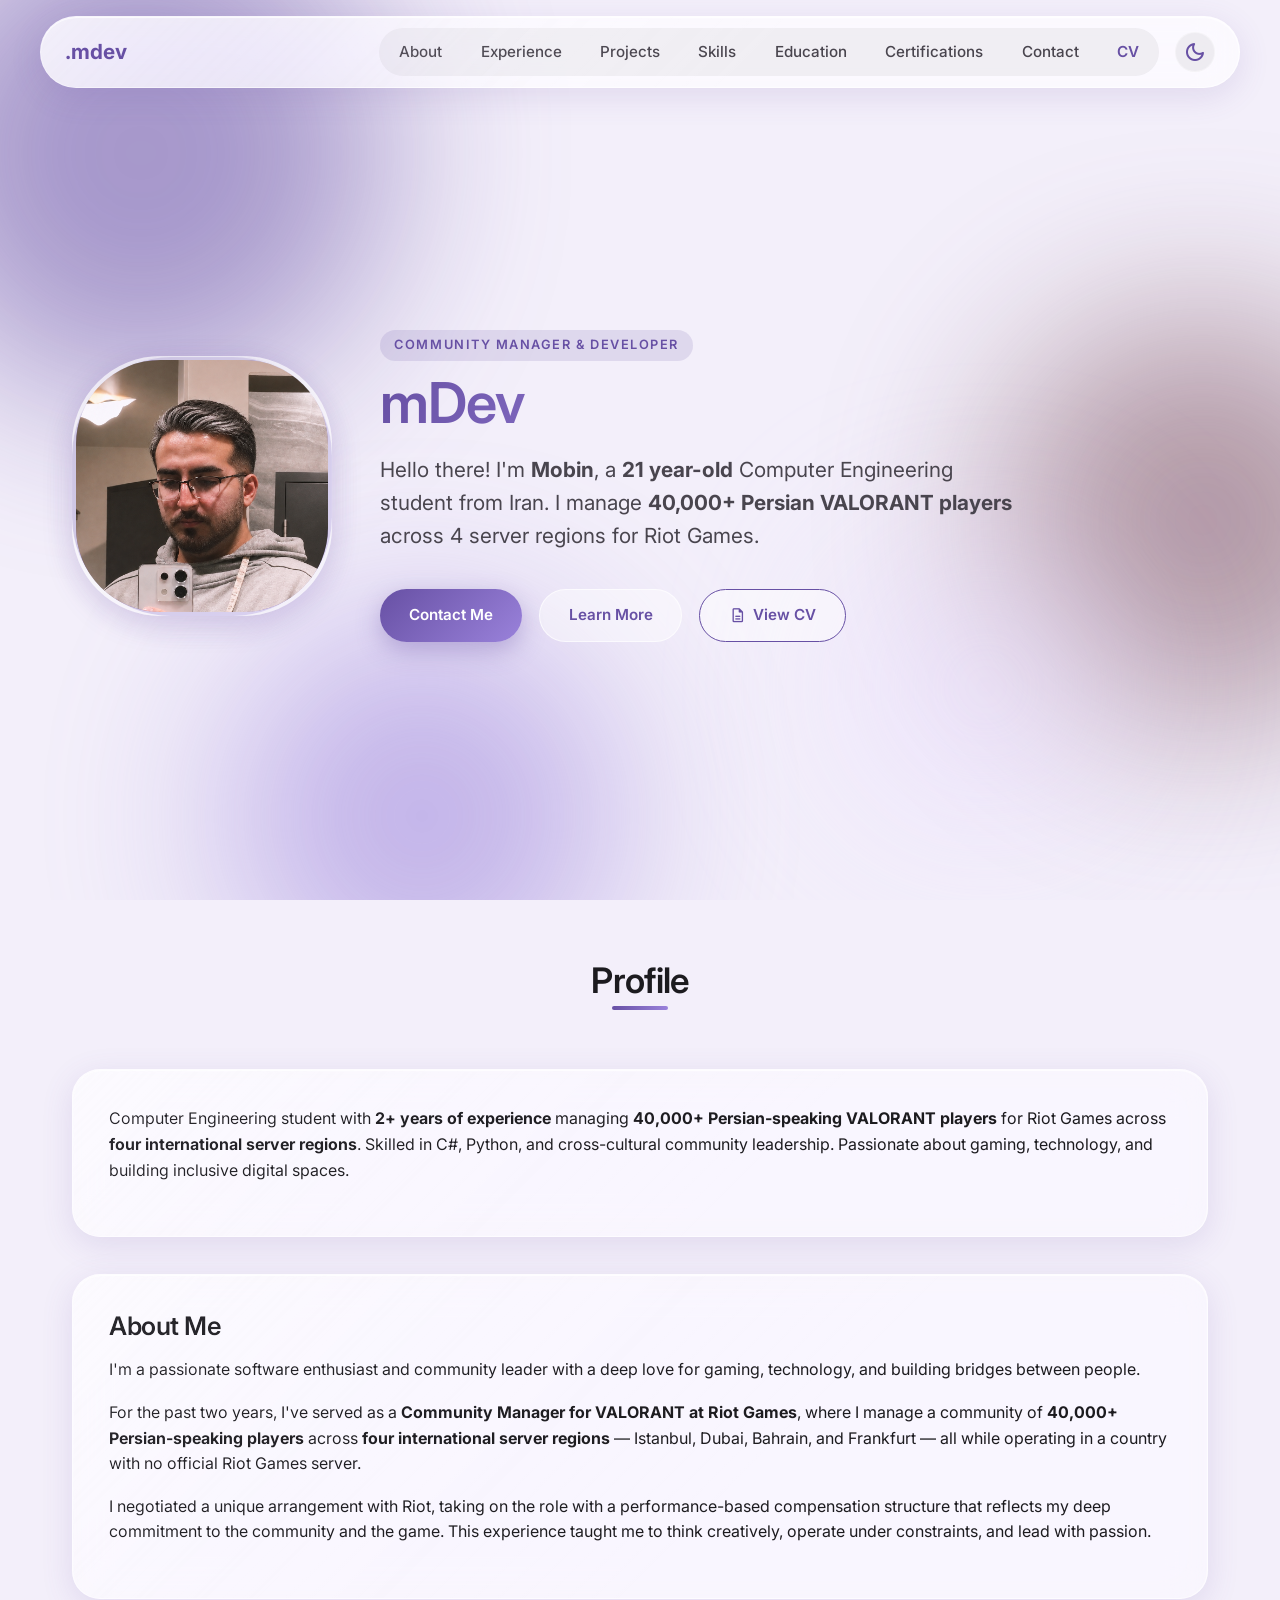
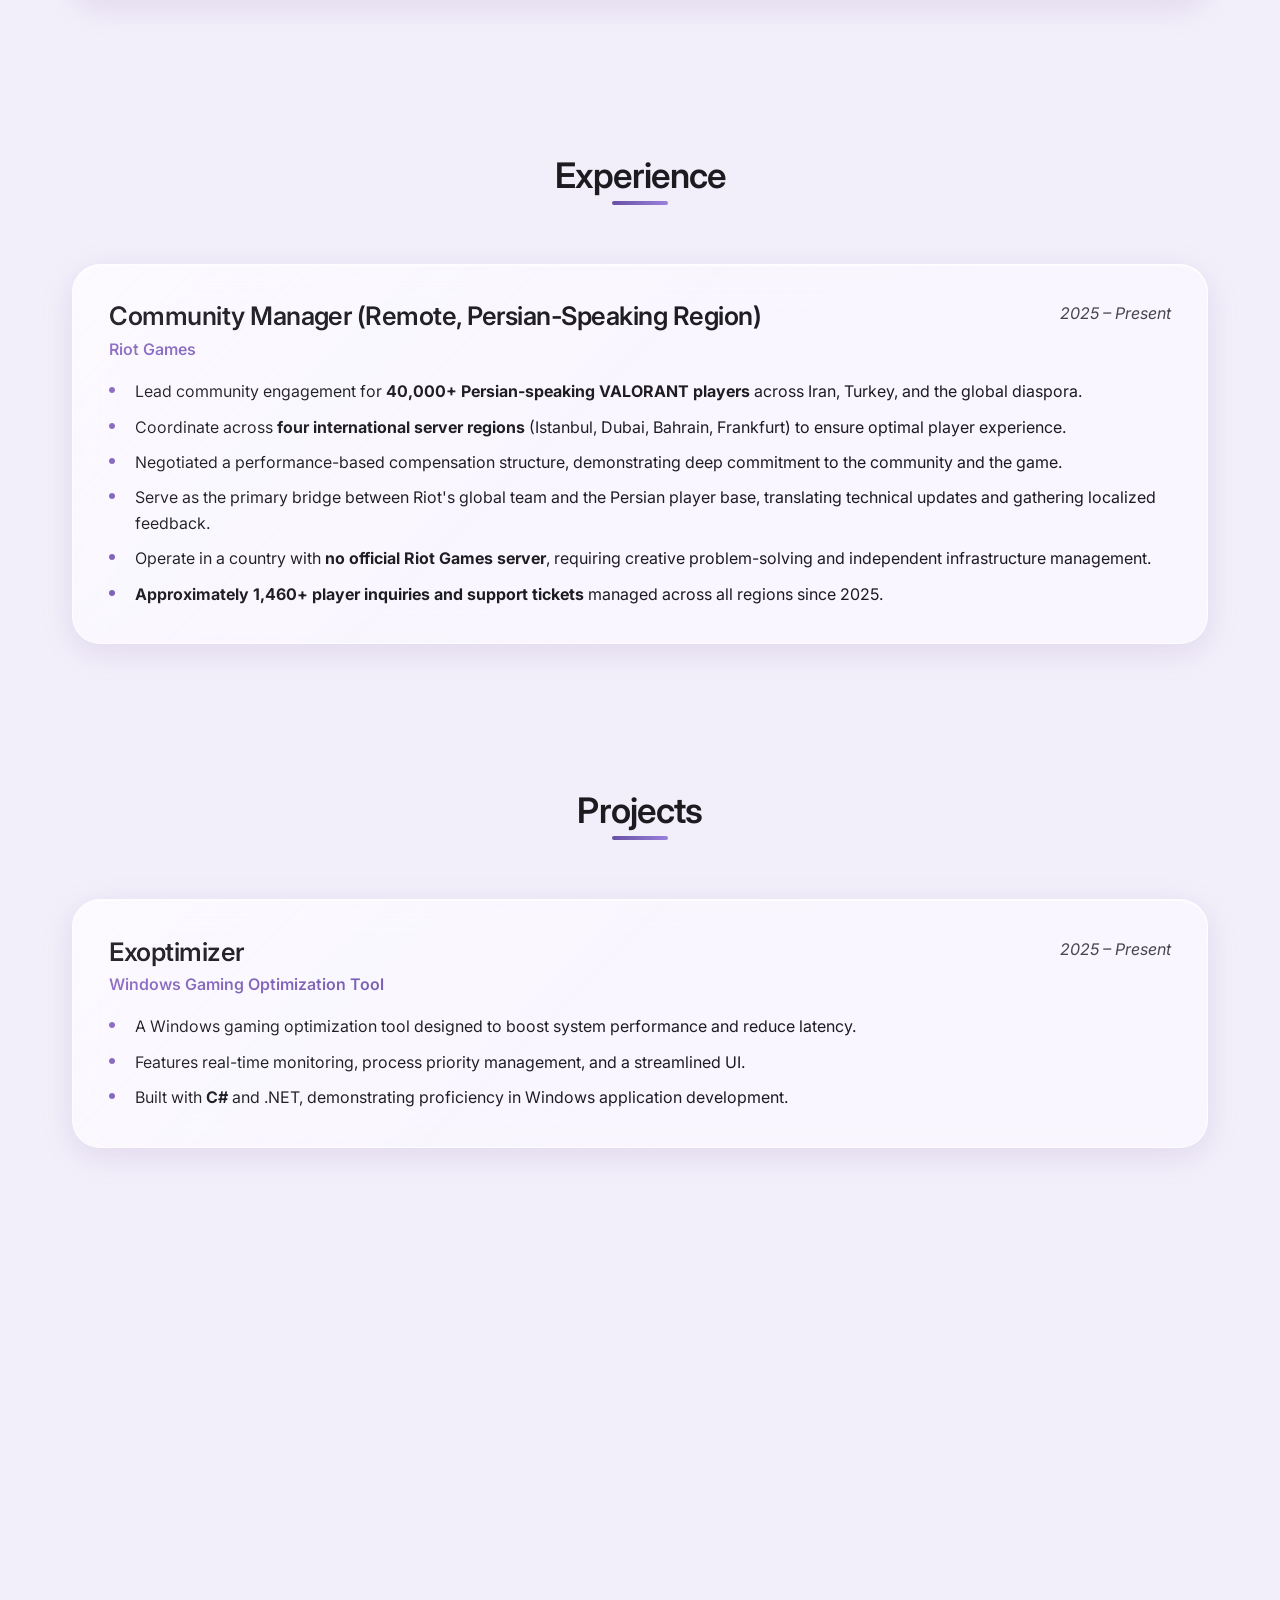
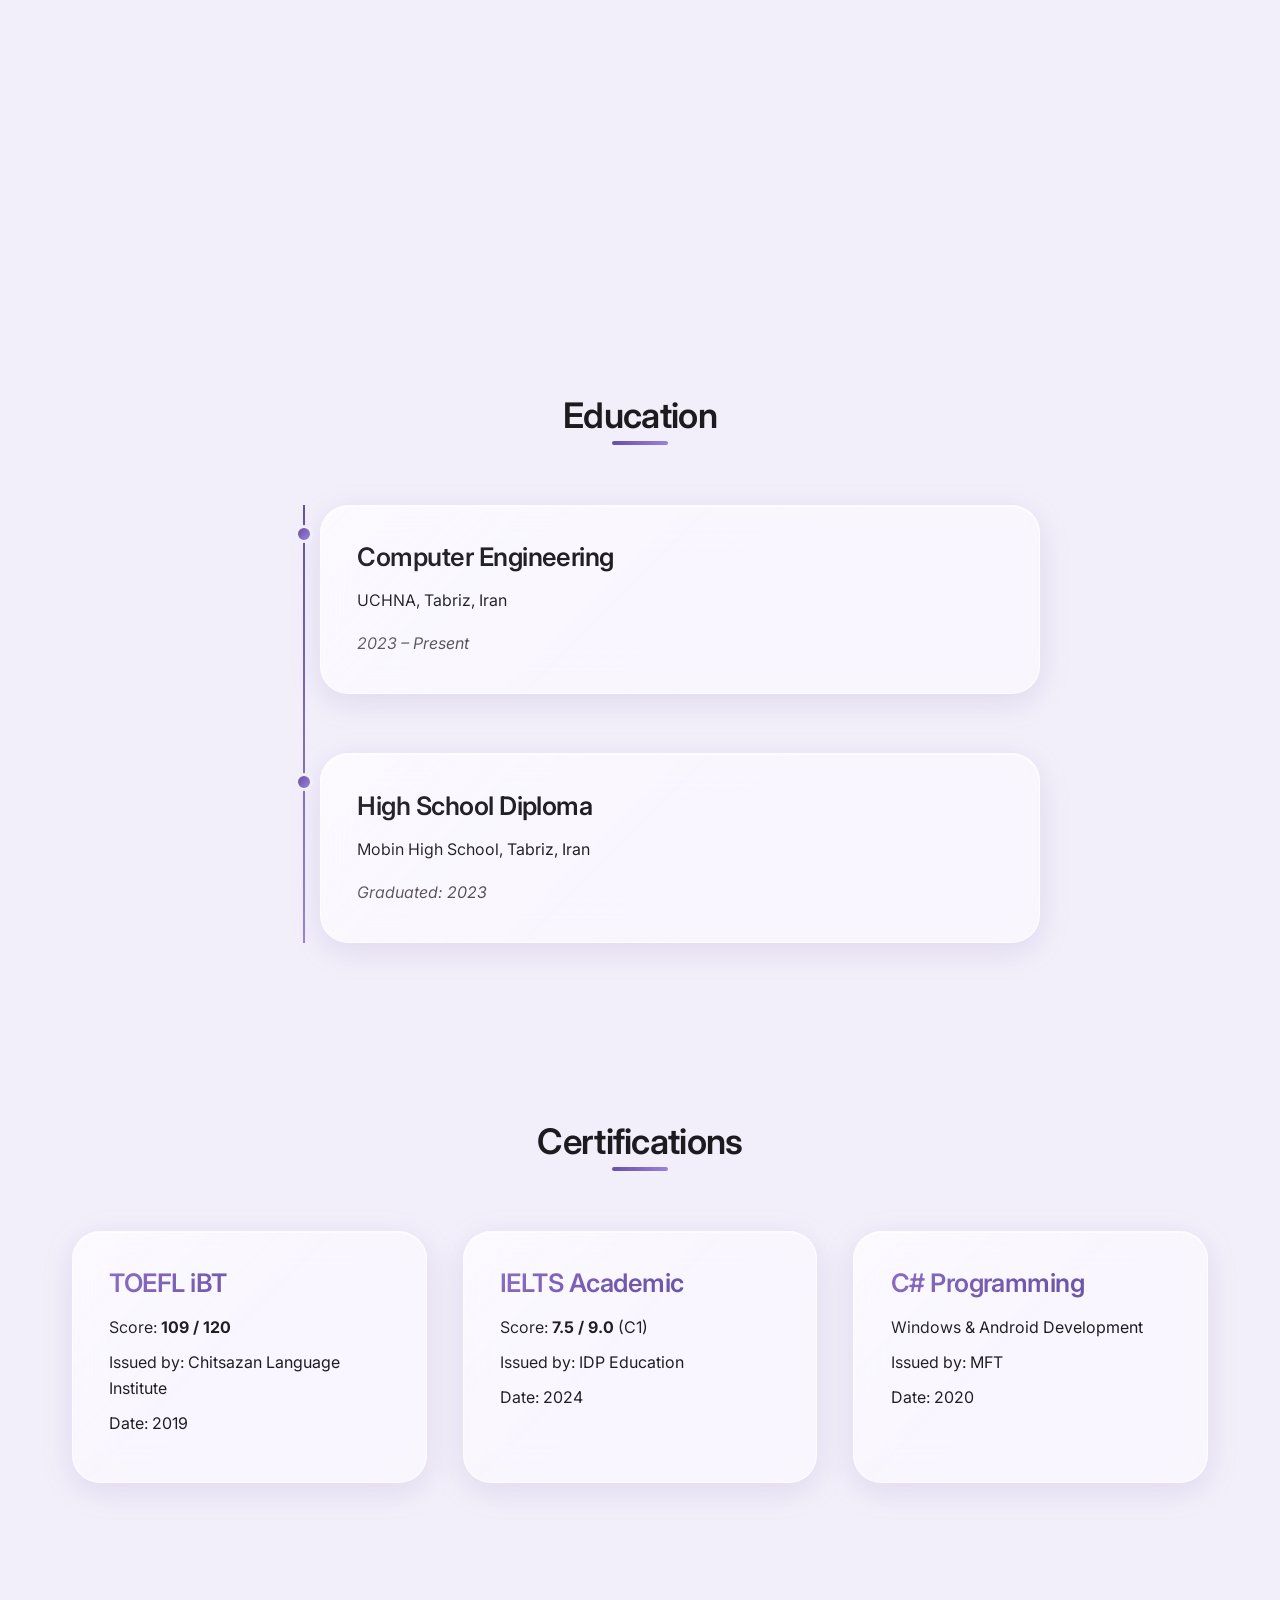
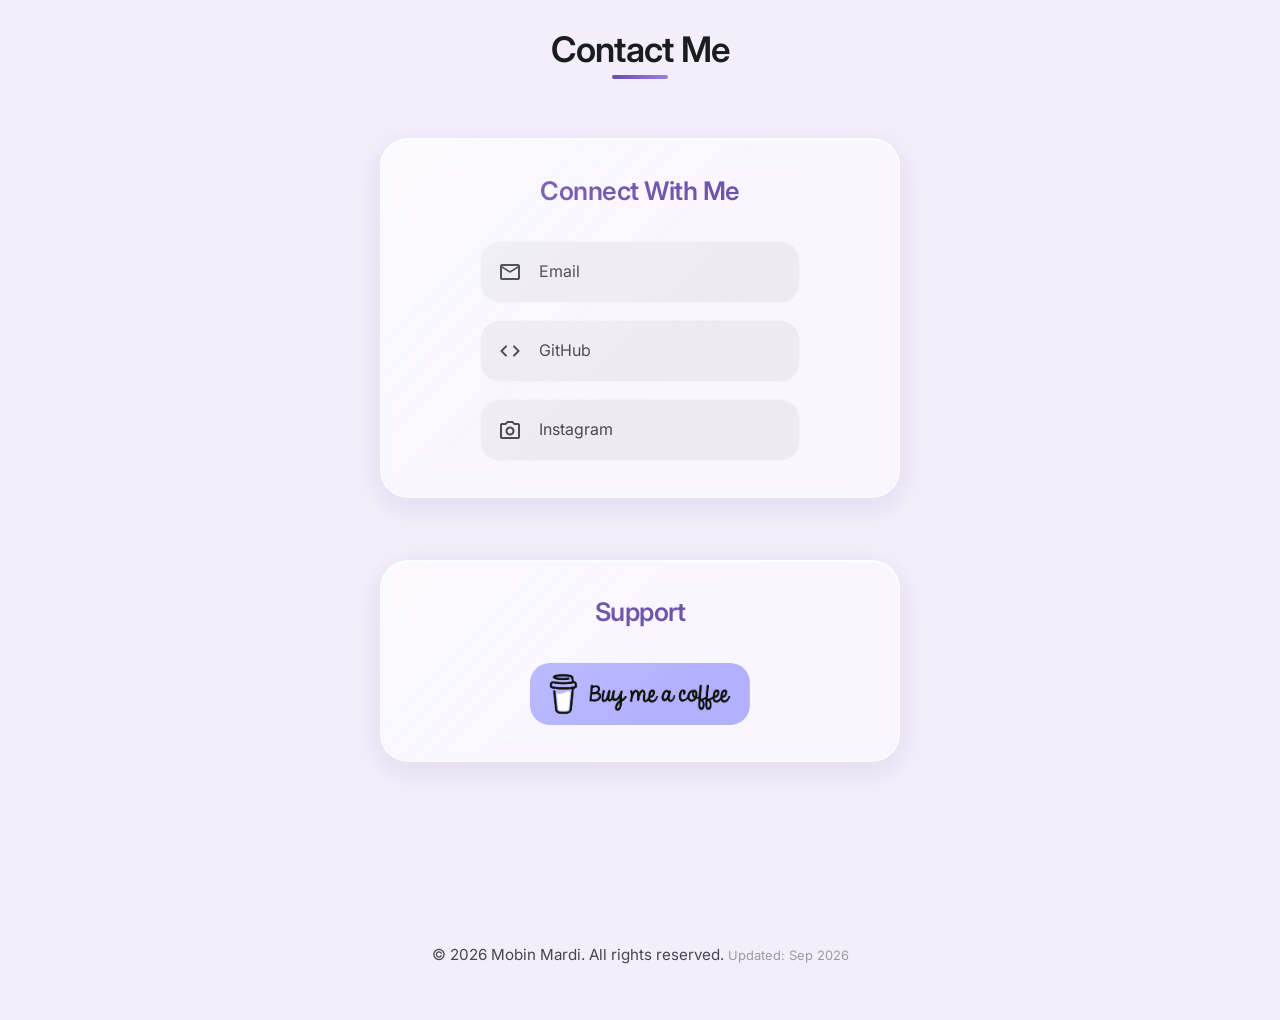
<file: index.html>
<!DOCTYPE html>
<html lang="en">
<head>
    <meta charset="UTF-8">
    <meta name="viewport" content="width=device-width, initial-scale=1.0, viewport-fit=cover">
    <title>.mdev</title>

    <!-- ===== SEO & META ===== -->
    <meta name="description" content="Mobin Mardi (mDev) — Community Manager at Riot Games managing 40,000+ Persian VALORANT players. Software Developer skilled in C#, Python, and game development." />
    <meta name="robots" content="index, follow" />

    <!-- ===== FAVICON ===== -->
    <link rel="icon" href="https://i.postimg.cc/5t4yKsr4/favicon-32x32.png" type="image/png">

    <!-- ===== PRELOAD CRITICAL ASSETS ===== -->
    <link rel="preconnect" href="https://fonts.googleapis.com">
    <link rel="preconnect" href="https://fonts.gstatic.com" crossorigin>
    <link rel="preload" href="img/Profile.png" as="image">
    <link rel="preload" href="img/bmac.png" as="image">

    <!-- ===== STYLES ===== -->
    <link rel="stylesheet" href="css/styles.css">
    <link rel="stylesheet" href="https://fonts.googleapis.com/css2?family=Material+Symbols+Rounded:opsz,wght,FILL,GRAD@20..48,100..700,0..1,-50..200">
    <link href="https://fonts.googleapis.com/css2?family=Inter:wght@300;400;500;600;700&display=swap" rel="stylesheet">
</head>
<body class="light-theme">
    <div class="page-transition"></div>

    <div class="bg-mesh" aria-hidden="true">
        <span class="m1"></span>
        <span class="m2"></span>
        <span class="m3"></span>
        <span class="m4"></span>
    </div>

    <header>
        <div class="container">
            <div class="header-glass glass">
                <div class="logo">.mdev</div>
                <nav>
                    <ul>
                        <li><a href="#about" class="nav-link">About</a></li>
                        <li><a href="#experience" class="nav-link">Experience</a></li>
                        <li><a href="#projects" class="nav-link">Projects</a></li>
                        <li><a href="#skills" class="nav-link">Skills</a></li>
                        <li><a href="#education" class="nav-link">Education</a></li>
                        <li><a href="#certifications" class="nav-link">Certifications</a></li>
                        <li><a href="#contact" class="nav-link">Contact</a></li>
                        <li><a href="cv.html" class="nav-link" id="cv-nav-link" style="color: var(--primary); font-weight: 600;">CV</a></li>
                    </ul>
                    <div class="theme-toggle">
                        <button id="theme-toggle-btn" aria-label="Toggle dark mode">
                            <span class="material-symbols-rounded" id="theme-icon">dark_mode</span>
                        </button>
                    </div>
                    <button class="mobile-menu-btn" aria-label="Toggle menu">
                        <span class="bar"></span>
                        <span class="bar"></span>
                        <span class="bar"></span>
                    </button>
                </nav>
            </div>
        </div>
    </header>

    <div class="mobile-menu">
        <ul>
            <li><a href="#about" class="mobile-nav-link" style="--i:0">About</a></li>
            <li><a href="#experience" class="mobile-nav-link" style="--i:1">Experience</a></li>
            <li><a href="#projects" class="mobile-nav-link" style="--i:2">Projects</a></li>
            <li><a href="#skills" class="mobile-nav-link" style="--i:3">Skills</a></li>
            <li><a href="#education" class="mobile-nav-link" style="--i:4">Education</a></li>
            <li><a href="#certifications" class="mobile-nav-link" style="--i:5">Certifications</a></li>
            <li><a href="#contact" class="mobile-nav-link" style="--i:6">Contact</a></li>
            <li>
                <button type="button" class="mobile-nav-link repos-btn" id="repos-btn" style="--i:7;">
                    Repositories
                </button>
            </li>
            <li><a href="cv.html" class="mobile-nav-link" id="cv-mobile-link" style="--i:8; color: var(--primary); font-weight: 600;">CV</a></li>
        </ul>
    </div>

    <main>
        <!-- ========== HERO ========== -->
        <section id="hero" class="hero-section">
            <div class="container">
                <div class="hero-content">
                    <div class="profile-image">
                        <div class="profile-frame"></div>
                        <img src="img/P-Pic.png" alt="Mobin Mardi — mDev Portfolio Profile Photo" id="profile-img">
                    </div>
                    <div class="hero-text">
                        <div class="hero-subtitle">Community Manager &amp; Developer</div>
                        <h1>mDev</h1>
                        <p>Hello there! I'm <strong>Mobin</strong>, a <strong><span id="age-display">21</span> year-old</strong> Computer Engineering student from Iran. I manage <strong>40,000+ Persian VALORANT players</strong> across 4 server regions for Riot Games.</p>
                        <div class="cta-buttons">
                            <a href="#contact" class="btn primary-btn">Contact Me</a>
                            <a href="#about" class="btn secondary-btn">Learn More</a>
                            <a href="cv.html" class="btn secondary-btn" style="border-color: var(--primary);">
                                <span class="material-symbols-rounded" style="font-size: 1.1rem; margin-right: 6px;">description</span>
                                View CV
                            </a>
                        </div>
                    </div>
                </div>
            </div>
        </section>

        <!-- ========== ABOUT / PROFILE ========== -->
        <section id="about" class="about-section">
            <div class="container">
                <h2 class="section-title">Profile</h2>

                <div class="card glass about-card">
                    <p>Computer Engineering student with <strong>2+ years of experience</strong> managing <strong>40,000+ Persian-speaking VALORANT players</strong> for Riot Games across <strong>four international server regions</strong>. Skilled in C#, Python, and cross-cultural community leadership. Passionate about gaming, technology, and building inclusive digital spaces.</p>
                </div>

                <div class="card glass objective-card">
                    <h3>About Me</h3>
                    <p>I'm a passionate software enthusiast and community leader with a deep love for gaming, technology, and building bridges between people.</p>
                    <p>For the past two years, I've served as a <strong>Community Manager for VALORANT at Riot Games</strong>, where I manage a community of <strong>40,000+ Persian-speaking players</strong> across <strong>four international server regions</strong> — Istanbul, Dubai, Bahrain, and Frankfurt — all while operating in a country with no official Riot Games server.</p>
                    <p>I negotiated a unique arrangement with Riot, taking on the role with a performance-based compensation structure that reflects my deep commitment to the community and the game. This experience taught me to think creatively, operate under constraints, and lead with passion.</p>
                </div>
            </div>
        </section>

        <!-- ========== EXPERIENCE ========== -->
        <section id="experience" class="experience-section">
            <div class="container">
                <h2 class="section-title">Experience</h2>

                <div class="card glass experience-card">
                    <div style="display: flex; justify-content: space-between; align-items: flex-start; flex-wrap: wrap; gap: var(--spacing-sm); margin-bottom: var(--spacing-md);">
                        <div>
                            <h3 style="margin-bottom: var(--spacing-xs);">Community Manager (Remote, Persian-Speaking Region)</h3>
                            <p style="color: var(--primary); font-weight: 600; margin-bottom: 0;">Riot Games</p>
                        </div>
                        <p style="font-style: italic; color: var(--on-surface-variant); margin-bottom: 0;">2025 – Present</p>
                    </div>
                    <ul style="list-style: none; padding: 0; margin: 0;">
                        <li style="margin-bottom: var(--spacing-sm); position: relative; padding-left: var(--spacing-lg);">
                            <span style="position: absolute; left: 0; top: 0.5em; width: 6px; height: 6px; border-radius: 50%; background: var(--primary);"></span>
                            Lead community engagement for <strong>40,000+ Persian-speaking VALORANT players</strong> across Iran, Turkey, and the global diaspora.
                        </li>
                        <li style="margin-bottom: var(--spacing-sm); position: relative; padding-left: var(--spacing-lg);">
                            <span style="position: absolute; left: 0; top: 0.5em; width: 6px; height: 6px; border-radius: 50%; background: var(--primary);"></span>
                            Coordinate across <strong>four international server regions</strong> (Istanbul, Dubai, Bahrain, Frankfurt) to ensure optimal player experience.
                        </li>
                        <li style="margin-bottom: var(--spacing-sm); position: relative; padding-left: var(--spacing-lg);">
                            <span style="position: absolute; left: 0; top: 0.5em; width: 6px; height: 6px; border-radius: 50%; background: var(--primary);"></span>
                            Negotiated a performance-based compensation structure, demonstrating deep commitment to the community and the game.
                        </li>
                        <li style="margin-bottom: var(--spacing-sm); position: relative; padding-left: var(--spacing-lg);">
                            <span style="position: absolute; left: 0; top: 0.5em; width: 6px; height: 6px; border-radius: 50%; background: var(--primary);"></span>
                            Serve as the primary bridge between Riot's global team and the Persian player base, translating technical updates and gathering localized feedback.
                        </li>
                        <li style="margin-bottom: var(--spacing-sm); position: relative; padding-left: var(--spacing-lg);">
                            <span style="position: absolute; left: 0; top: 0.5em; width: 6px; height: 6px; border-radius: 50%; background: var(--primary);"></span>
                            Operate in a country with <strong>no official Riot Games server</strong>, requiring creative problem-solving and independent infrastructure management.
                        </li>
                        <li style="position: relative; padding-left: var(--spacing-lg);">
                            <span style="position: absolute; left: 0; top: 0.5em; width: 6px; height: 6px; border-radius: 50%; background: var(--primary);"></span>
                            <strong>Approximately <span id="ticket-counter">0</span>+ player inquiries and support tickets</strong> managed across all regions since 2025.
                        </li>
                    </ul>
                </div>
            </div>
        </section>

        <!-- ========== PROJECTS ========== -->
        <section id="projects" class="projects-section">
            <div class="container">
                <h2 class="section-title">Projects</h2>

                <div class="card glass project-card">
                    <div style="display: flex; justify-content: space-between; align-items: flex-start; flex-wrap: wrap; gap: var(--spacing-sm); margin-bottom: var(--spacing-md);">
                        <div>
                            <h3 style="margin-bottom: var(--spacing-xs);">Exoptimizer</h3>
                            <p style="color: var(--primary); font-weight: 600; margin-bottom: 0;">Windows Gaming Optimization Tool</p>
                        </div>
                        <p style="font-style: italic; color: var(--on-surface-variant); margin-bottom: 0;">2025 – Present</p>
                    </div>
                    <ul style="list-style: none; padding: 0; margin: 0;">
                        <li style="margin-bottom: var(--spacing-sm); position: relative; padding-left: var(--spacing-lg);">
                            <span style="position: absolute; left: 0; top: 0.5em; width: 6px; height: 6px; border-radius: 50%; background: var(--primary);"></span>
                            A Windows gaming optimization tool designed to boost system performance and reduce latency.
                        </li>
                        <li style="margin-bottom: var(--spacing-sm); position: relative; padding-left: var(--spacing-lg);">
                            <span style="position: absolute; left: 0; top: 0.5em; width: 6px; height: 6px; border-radius: 50%; background: var(--primary);"></span>
                            Features real-time monitoring, process priority management, and a streamlined UI.
                        </li>
                        <li style="position: relative; padding-left: var(--spacing-lg);">
                            <span style="position: absolute; left: 0; top: 0.5em; width: 6px; height: 6px; border-radius: 50%; background: var(--primary);"></span>
                            Built with <strong>C#</strong> and .NET, demonstrating proficiency in Windows application development.
                        </li>
                    </ul>
                </div>
            </div>
        </section>

        <!-- ========== SKILLS ========== -->
        <section id="skills" class="skills-section">
            <div class="container">
                <h2 class="section-title">Skills &amp; Expertise</h2>
                <div class="skills-container">

                    <div class="card glass skill-card">
                        <div class="skill-icon">
                            <span class="material-symbols-rounded">translate</span>
                        </div>
                        <h3>Languages</h3>
                        <ul>
                            <li><strong>Persian</strong> (Native)</li>
                            <li><strong>Turkish</strong> (Native)</li>
                            <li><strong>Azeri</strong> (Native)</li>
                            <li><strong>English</strong> — IELTS 7.5, TOEFL 109</li>
                        </ul>
                    </div>

                    <div class="card glass skill-card">
                        <div class="skill-icon">
                            <span class="material-symbols-rounded">code</span>
                        </div>
                        <h3>Programming</h3>
                        <ul>
                            <li><strong>C#</strong> — Windows &amp; Android</li>
                            <li><strong>Python</strong></li>
                            <li>HTML, CSS, JavaScript</li>
                        </ul>
                    </div>

                    <div class="card glass skill-card">
                        <div class="skill-icon">
                            <span class="material-symbols-rounded">computer</span>
                        </div>
                        <h3>Other Skills</h3>
                        <ul>
                            <li><strong>Community Management</strong> — 40,000+ players, 4 server regions</li>
                            <li><strong>Game Development</strong></li>
                            <li><strong>ICDL Certified</strong> — International Computer Driving License</li>
                            <li>Remote Team Coordination</li>
                            <li>Cross-Cultural Communication</li>
                        </ul>
                    </div>

                </div>
            </div>
        </section>

        <!-- ========== EDUCATION ========== -->
        <section id="education" class="education-section">
            <div class="container">
                <h2 class="section-title">Education</h2>
                <div class="timeline">

                    <div class="timeline-item">
                        <div class="timeline-dot"></div>
                        <div class="card glass timeline-content">
                            <h3>Computer Engineering</h3>
                            <p>UCHNA, Tabriz, Iran</p>
                            <p class="timeline-date">2023 – Present</p>
                        </div>
                    </div>

                    <div class="timeline-item">
                        <div class="timeline-dot"></div>
                        <div class="card glass timeline-content">
                            <h3>High School Diploma</h3>
                            <p>Mobin High School, Tabriz, Iran</p>
                            <p class="timeline-date">Graduated: 2023</p>
                        </div>
                    </div>

                </div>
            </div>
        </section>

        <!-- ========== CERTIFICATIONS ========== -->
        <section id="certifications" class="certifications-section">
            <div class="container">
                <h2 class="section-title">Certifications</h2>
                <div class="certifications-container">

                    <div class="card glass cert-card">
                        <h3>TOEFL iBT</h3>
                        <p>Score: <strong>109 / 120</strong></p>
                        <p>Issued by: Chitsazan Language Institute</p>
                        <p>Date: 2019</p>
                    </div>

                    <div class="card glass cert-card">
                        <h3>IELTS Academic</h3>
                        <p>Score: <strong>7.5 / 9.0</strong> (C1)</p>
                        <p>Issued by: IDP Education</p>
                        <p>Date: 2024</p>
                    </div>

                    <div class="card glass cert-card">
                        <h3>C# Programming</h3>
                        <p>Windows &amp; Android Development</p>
                        <p>Issued by: MFT</p>
                        <p>Date: 2020</p>
                    </div>

                </div>
            </div>
        </section>

        <!-- ========== CONTACT ========== -->
        <section id="contact" class="contact-section">
            <div class="container">
                <h2 class="section-title">Contact Me</h2>
                <div class="contact-container">

                    <div class="card glass social-card">
                        <h3>Connect With Me</h3>
                        <div class="social-links">
                            <a href="mailto:mobinmardi.uni@gmail.com" class="social-link" id="email-link" target="_blank" aria-label="Send email to Mobin">
                                <span class="material-symbols-rounded">mail</span>
                                <span>Email</span>
                            </a>
                            <a href="https://github.com/MobinMardi" class="social-link" target="_blank" aria-label="Visit Mobin's GitHub profile">
                                <span class="material-symbols-rounded">code</span>
                                <span>GitHub</span>
                            </a>
                            <a href="https://instagram.com/riotmdev" class="social-link" target="_blank" aria-label="Visit Mobin's Instagram profile">
                                <span class="material-symbols-rounded">photo_camera</span>
                                <span>Instagram</span>
                            </a>
                        </div>
                    </div>

                    <div class="card glass support-card">
                        <h3>Support</h3>
                        <div class="support-content">
                            <a href="https://www.coffeebede.com/mdev" class="support-link" target="_blank" aria-label="Support Mobin on CoffeeBede">
                                <img class="support-img" src="img/bmac.png" alt="Buy me a coffee — Support mDev's work" />
                            </a>
                        </div>
                    </div>

                </div>
            </div>
        </section>
    </main>

    <footer>
        <div class="container">
            <p>&copy; 2026 Mobin Mardi. All rights reserved. <span style="opacity: 0.5; font-size: 0.85em;">Updated: Sep 2026</span></p>
        </div>
    </footer>

    <!-- ===== BACK TO TOP BUTTON ===== -->
    <button id="back-to-top" class="btn secondary-btn" aria-label="Back to top" style="position: fixed; bottom: 2rem; right: 2rem; z-index: 999; opacity: 0; visibility: hidden; transition: all 0.3s ease; padding: 0.75rem; border-radius: 50%; width: 48px; height: 48px; display: flex; align-items: center; justify-content: center; box-shadow: var(--glass-shadow-hover);">
        <span class="material-symbols-rounded" style="font-size: 1.5rem;">arrow_upward</span>
    </button>

    <!-- ===== REPOSITORIES MODAL ===== -->
    <div class="repos-overlay" id="repos-overlay" aria-hidden="true">
        <div class="repos-modal glass" role="dialog" aria-modal="true" aria-labelledby="repos-title">
            <div class="repos-header">
                <h3 id="repos-title">GitHub Repositories</h3>
                <button class="repos-close" id="repos-close" aria-label="Close repositories">
                    <span class="material-symbols-rounded">close</span>
                </button>
            </div>
            <div class="repos-body" id="repos-body">
                <div class="repos-loading">
                    <div class="repos-spinner"></div>
                    <p>Loading repositories…</p>
                </div>
            </div>
            <div class="repos-footer">
                <a href="https://github.com/MobinMardi?tab=repositories" target="_blank" rel="noopener" class="btn primary-btn repos-view-all">
                    <span class="material-symbols-rounded" style="font-size:1.1rem;margin-right:6px;">open_in_new</span>
                    View all on GitHub
                </a>
            </div>
        </div>
    </div>

    <script src="js/script.js"></script>
</body>
</html>
</file>
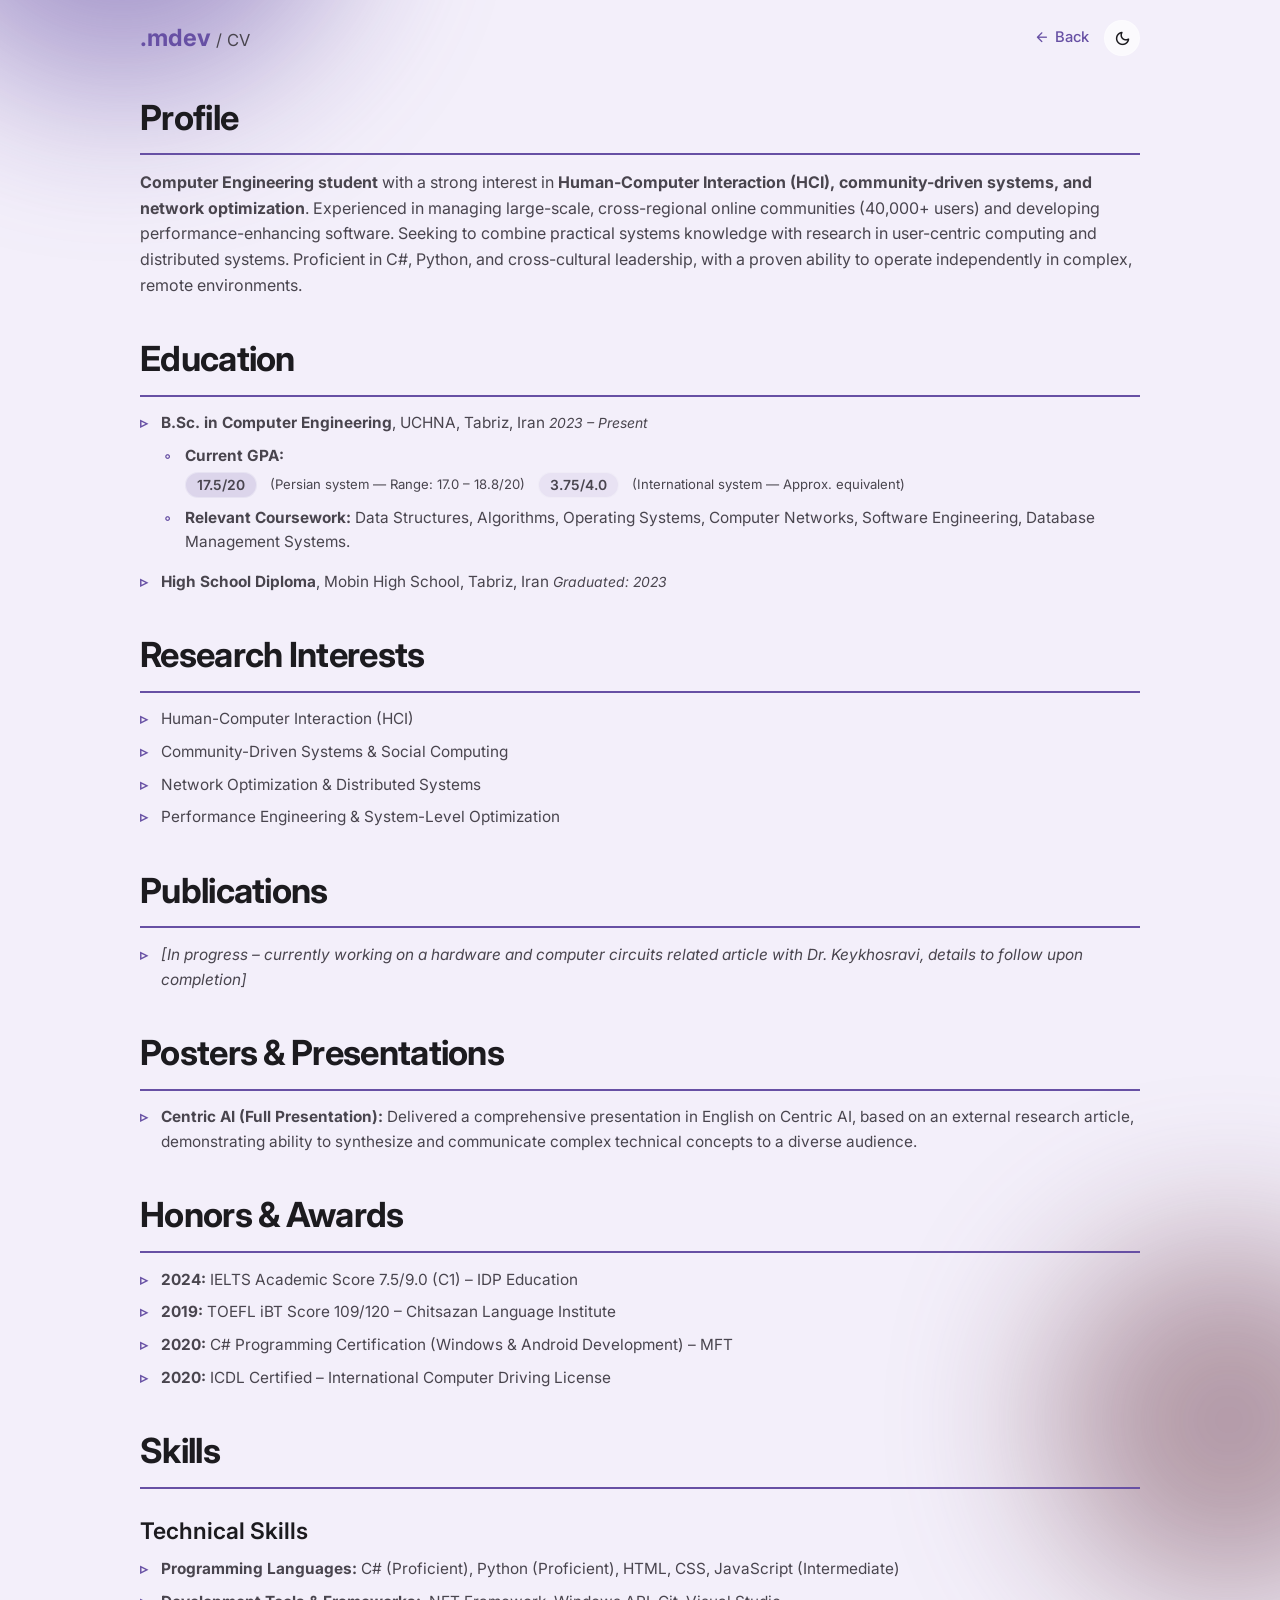
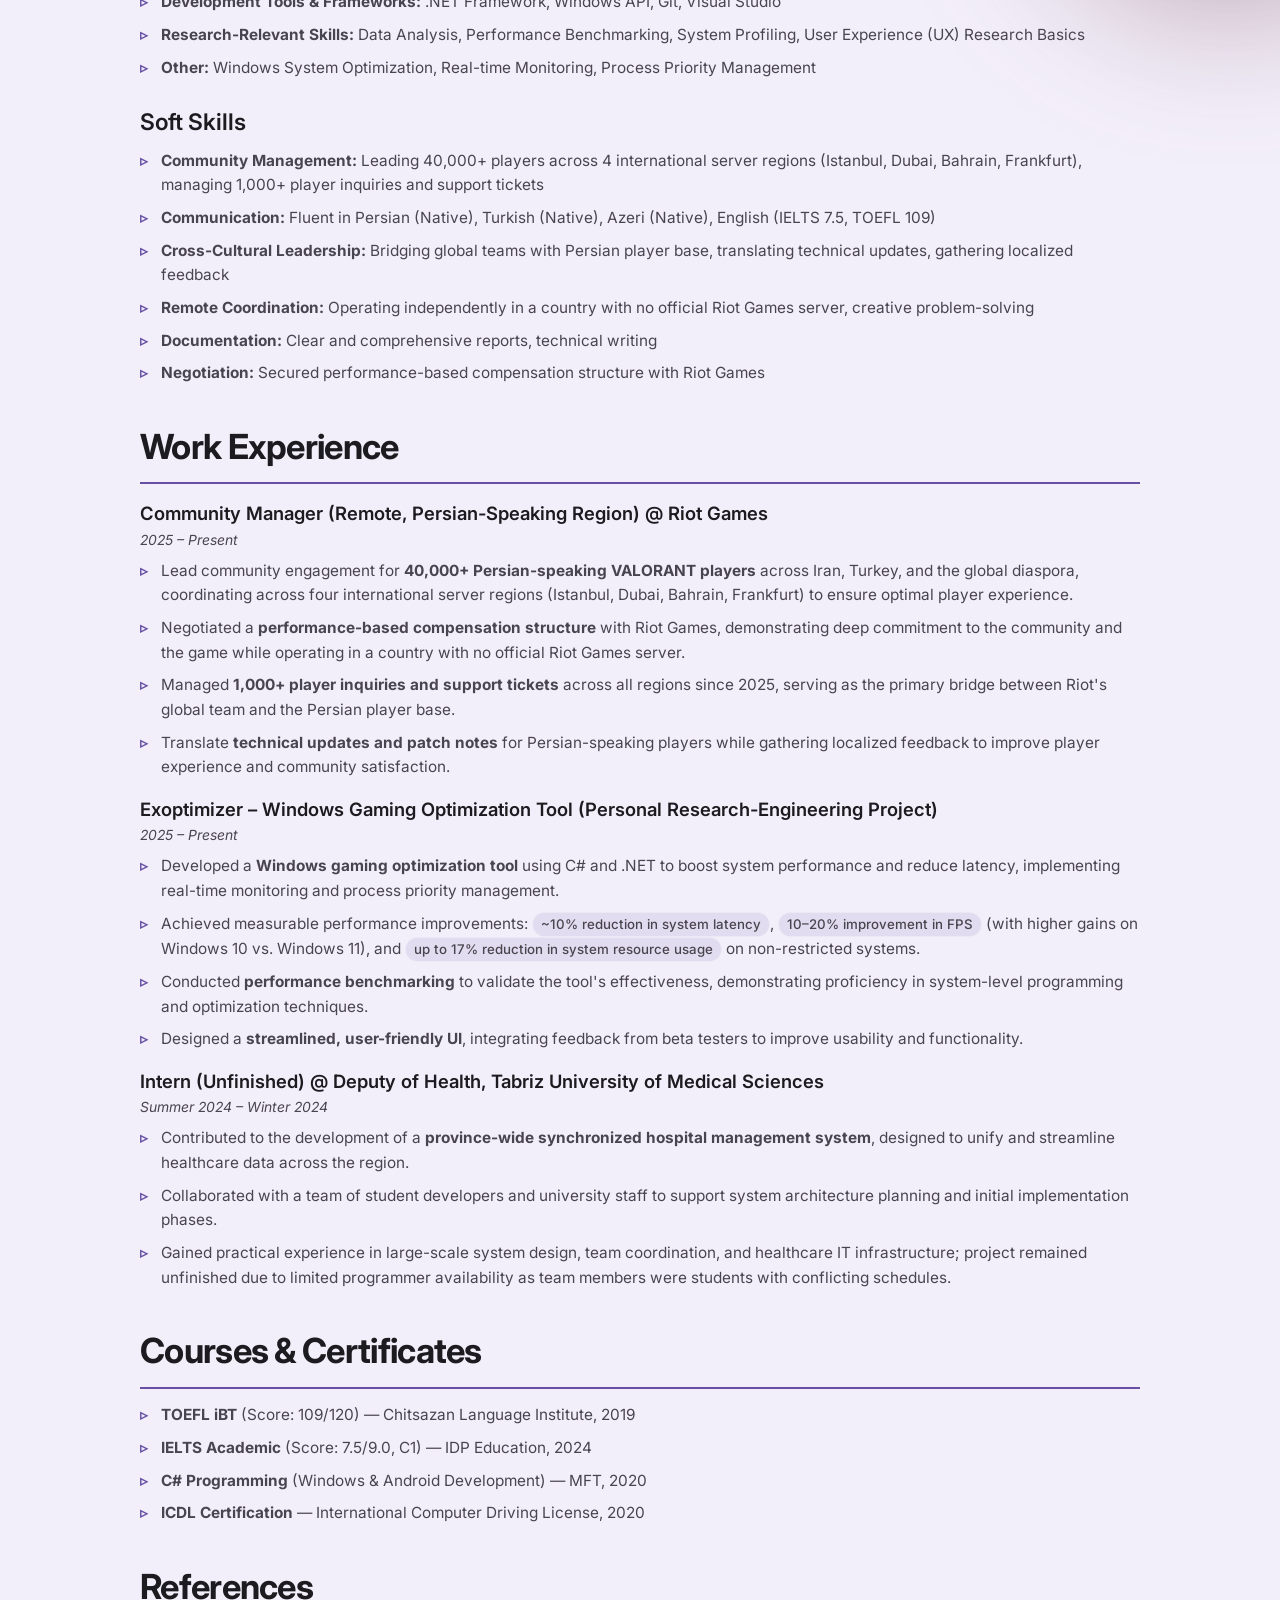
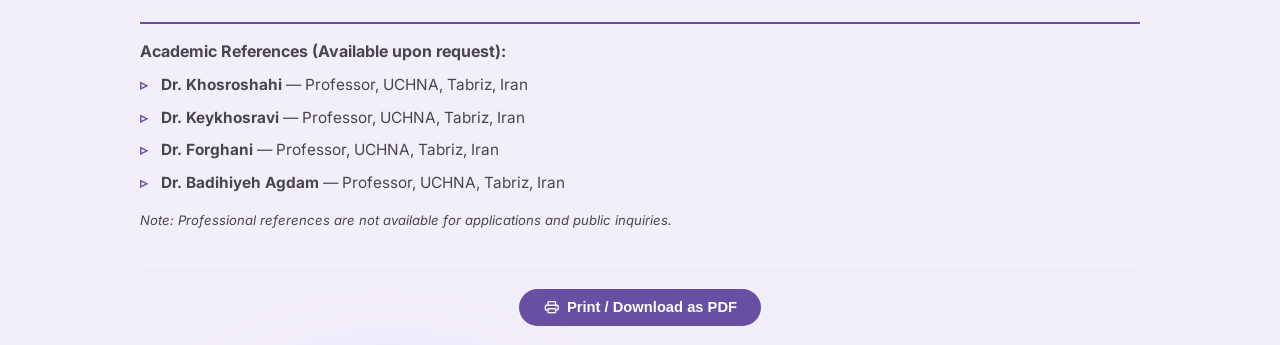
<file: cv.html>
<!DOCTYPE html>
<html lang="en">
<head>
    <meta charset="UTF-8">
    <meta name="viewport" content="width=device-width, initial-scale=1.0, viewport-fit=cover">
    <title>.mdev/cv</title>

    <meta name="description" content="Mobin Mardi — Curriculum Vitae. Computer Engineering student, Community Manager at Riot Games." />
    <link rel="icon" href="https://i.postimg.cc/5t4yKsr4/favicon-32x32.png" type="image/png">

    <link rel="preconnect" href="https://fonts.googleapis.com">
    <link rel="preconnect" href="https://fonts.gstatic.com" crossorigin>
    <link rel="stylesheet" href="https://fonts.googleapis.com/css2?family=Material+Symbols+Rounded:opsz,wght,FILL,GRAD@20..48,100..700,0..1,-50..200">
    <link href="https://fonts.googleapis.com/css2?family=Inter:wght@300;400;500;600;700&display=swap" rel="stylesheet">

    <style>
        /* ---- Inherit theme variables from main site ---- */
        :root {
            --light-primary: #6750a4;
            --light-primary-container: #eaddff;
            --light-secondary: #9a82db;
            --light-tertiary: #7d5260;
            --light-on-primary: #ffffff;
            --light-on-primary-container: #21005e;
            --light-on-surface: #1c1b1f;
            --light-on-surface-variant: #49454e;
            --light-outline: #79747e;

            --dark-primary: #d0bcff;
            --dark-primary-container: #4f378b;
            --dark-secondary: #ccc2dc;
            --dark-tertiary: #efb8c8;
            --dark-on-primary: #371e73;
            --dark-on-primary-container: #eaddff;
            --dark-on-surface: #e6e1e5;
            --dark-on-surface-variant: #cac4d0;
            --dark-outline: #938f99;

            --font-family: "Inter", sans-serif;
            --spacing-sm: clamp(0.4rem, 0.35rem + 0.2vw, 0.65rem);
            --spacing-md: clamp(0.7rem, 0.6rem + 0.4vw, 1.1rem);
            --spacing-lg: clamp(1rem, 0.85rem + 0.8vw, 1.7rem);
            --spacing-xl: clamp(1.3rem, 1.1rem + 1.2vw, 2.4rem);
            --radius-lg: clamp(16px, 3vw, 28px);
            --radius-full: 9999px;
            --transition-normal: 0.35s cubic-bezier(0.4, 0, 0.2, 1);
        }

        body.light-theme {
            --primary: var(--light-primary);
            --primary-rgb: 103, 80, 164;
            --secondary: var(--light-secondary);
            --tertiary: var(--light-tertiary);
            --on-primary: var(--light-on-primary);
            --on-primary-container: var(--light-on-primary-container);
            --on-surface: var(--light-on-surface);
            --on-surface-rgb: 28, 27, 31;
            --on-surface-variant: var(--light-on-surface-variant);
            --outline: var(--light-outline);
            --bg-base: #f3effa;
            --bg-base-rgb: 243, 239, 250;
            --glass-fill: rgba(255, 255, 255, 0.45);
            --glass-fill-strong: rgba(255, 255, 255, 0.65);
            --glass-border: rgba(255, 255, 255, 0.65);
            --glass-border-soft: rgba(255, 255, 255, 0.35);
            --glass-shadow: 0 8px 32px rgba(103, 80, 164, 0.14), 0 1px 1px rgba(255, 255, 255, 0.6) inset;
            --glass-shadow-hover: 0 16px 48px rgba(103, 80, 164, 0.2), 0 1px 1px rgba(255, 255, 255, 0.7) inset;
            --glass-specular: linear-gradient(135deg, rgba(255,255,255,0.55) 0%, rgba(255,255,255,0.12) 35%, rgba(255,255,255,0) 60%);
        }

        body.dark-theme {
            --primary: var(--dark-primary);
            --primary-rgb: 208, 188, 255;
            --secondary: var(--dark-secondary);
            --tertiary: var(--dark-tertiary);
            --on-primary: var(--dark-on-primary);
            --on-primary-container: var(--dark-on-primary-container);
            --on-surface: var(--dark-on-surface);
            --on-surface-rgb: 230, 225, 229;
            --on-surface-variant: var(--dark-on-surface-variant);
            --outline: var(--dark-outline);
            --bg-base: #14111c;
            --bg-base-rgb: 20, 17, 28;
            --glass-fill: rgba(40, 36, 54, 0.45);
            --glass-fill-strong: rgba(40, 36, 54, 0.65);
            --glass-border: rgba(255, 255, 255, 0.14);
            --glass-border-soft: rgba(255, 255, 255, 0.07);
            --glass-shadow: 0 8px 32px rgba(0, 0, 0, 0.45), 0 1px 1px rgba(255, 255, 255, 0.07) inset;
            --glass-shadow-hover: 0 16px 48px rgba(0, 0, 0, 0.55), 0 1px 1px rgba(255, 255, 255, 0.1) inset;
            --glass-specular: linear-gradient(135deg, rgba(255,255,255,0.12) 0%, rgba(255,255,255,0.03) 35%, rgba(255,255,255,0) 60%);
        }

        /* ---- Reset & Base ---- */
        * { margin: 0; padding: 0; box-sizing: border-box; }
        html { scroll-behavior: smooth; }
        body {
            font-family: var(--font-family);
            background-color: var(--bg-base);
            color: var(--on-surface);
            transition: background-color var(--transition-normal), color var(--transition-normal);
            line-height: 1.6;
            padding: 1.2rem 1rem;
            display: flex;
            justify-content: center;
            min-height: 100dvh;
            opacity: 0;
            animation: fadeInPage 0.6s ease forwards;
        }

        @keyframes fadeInPage {
            0% { opacity: 0; transform: translateY(12px); }
            100% { opacity: 1; transform: translateY(0); }
        }

        /* ---- Loading Spinner ---- */
        .page-loader {
            position: fixed;
            inset: 0;
            z-index: 9999;
            background: var(--bg-base);
            display: flex;
            align-items: center;
            justify-content: center;
            transition: opacity 0.6s ease, visibility 0.6s ease;
        }

        .page-loader.hidden {
            opacity: 0;
            visibility: hidden;
            pointer-events: none;
        }

        .loader-spinner {
            width: 44px;
            height: 44px;
            border-radius: 50%;
            border: 4px solid var(--glass-border-soft);
            border-top-color: var(--primary);
            animation: spin 0.8s linear infinite;
        }

        @keyframes spin {
            to { transform: rotate(360deg); }
        }

        body.loaded .page-loader {
            opacity: 0;
            visibility: hidden;
            pointer-events: none;
        }

        .container {
            max-width: 1000px;
            width: 100%;
        }

        /* ---- Background Mesh ---- */
        .bg-mesh {
            position: fixed;
            inset: 0;
            z-index: -2;
            overflow: hidden;
            pointer-events: none;
        }
        .bg-mesh span {
            position: absolute;
            border-radius: 50%;
            filter: blur(min(80px, 12vw));
            opacity: 0.55;
            will-change: transform;
        }
        body.dark-theme .bg-mesh span { opacity: 0.35; }
        .bg-mesh .m1 {
            width: clamp(220px, 35vw, 560px);
            height: clamp(220px, 35vw, 560px);
            background: var(--primary);
            top: -10%;
            left: -8%;
            animation: drift1 22s ease-in-out infinite alternate;
        }
        .bg-mesh .m2 {
            width: clamp(180px, 28vw, 480px);
            height: clamp(180px, 28vw, 480px);
            background: var(--tertiary);
            top: 35%;
            right: -10%;
            animation: drift2 26s ease-in-out infinite alternate;
        }
        .bg-mesh .m3 {
            width: clamp(160px, 25vw, 460px);
            height: clamp(160px, 25vw, 460px);
            background: var(--secondary);
            bottom: -12%;
            left: 18%;
            animation: drift3 30s ease-in-out infinite alternate;
        }
        @keyframes drift1 { 0% { transform: translate(0, 0) scale(1); } 100% { transform: translate(6vw, 8vh) scale(1.15); } }
        @keyframes drift2 { 0% { transform: translate(0, 0) scale(1); } 100% { transform: translate(-7vw, 6vh) scale(0.9); } }
        @keyframes drift3 { 0% { transform: translate(0, 0) scale(1); } 100% { transform: translate(5vw, -6vh) scale(1.1); } }

        /* ---- Glass Utility ---- */
        .glass {
            position: relative;
            background: var(--glass-fill);
            backdrop-filter: blur(16px) saturate(160%);
            -webkit-backdrop-filter: blur(16px) saturate(160%);
            border: 1px solid var(--glass-border);
            border-radius: var(--radius-lg);
            box-shadow: var(--glass-shadow);
            isolation: isolate;
            transition: box-shadow var(--transition-normal), background-color var(--transition-normal), border-color var(--transition-normal);
            padding: var(--spacing-lg);
        }
        .glass::before {
            content: "";
            position: absolute;
            inset: 0;
            border-radius: inherit;
            background: var(--glass-specular);
            opacity: 0.9;
            pointer-events: none;
            z-index: 1;
            mix-blend-mode: overlay;
        }
        .glass::after {
            content: "";
            position: absolute;
            inset: 0;
            border-radius: inherit;
            pointer-events: none;
            z-index: 1;
            box-shadow: inset 0 1px 0 var(--glass-border-soft);
        }
        .glass > * { position: relative; z-index: 2; }

        /* ---- Typography ---- */
        h1 {
            font-size: clamp(1.4rem, 1.2rem + 1.2vw, 2.2rem);
            font-weight: 700;
            letter-spacing: -0.02em;
            border-bottom: 2px solid var(--primary);
            padding-bottom: var(--spacing-sm);
            margin-top: var(--spacing-xl);
            margin-bottom: var(--spacing-md);
            color: var(--on-surface);
        }
        h2 {
            font-size: clamp(1.1rem, 0.95rem + 0.6vw, 1.5rem);
            font-weight: 600;
            margin-top: var(--spacing-lg);
            margin-bottom: var(--spacing-sm);
            color: var(--on-surface);
        }
        h3 {
            font-size: clamp(0.95rem, 0.85rem + 0.4vw, 1.15rem);
            font-weight: 600;
            margin-top: var(--spacing-md);
            margin-bottom: var(--spacing-xs);
            color: var(--on-surface);
        }
        p {
            margin-bottom: var(--spacing-sm);
            color: var(--on-surface-variant);
            font-size: clamp(0.9rem, 0.85rem + 0.2vw, 1rem);
        }
        .date {
            color: var(--on-surface-variant);
            font-style: italic;
            font-size: clamp(0.8rem, 0.75rem + 0.15vw, 0.9rem);
        }

        /* ---- Lists ---- */
        ul { list-style: none; padding-left: 0; margin-bottom: var(--spacing-md); }
        ul li {
            position: relative;
            padding-left: 1.3rem;
            margin-bottom: var(--spacing-sm);
            color: var(--on-surface-variant);
            font-size: clamp(0.85rem, 0.8rem + 0.2vw, 1rem);
            line-height: 1.6;
        }
        ul li::before {
            content: "▹";
            position: absolute;
            left: 0;
            color: var(--primary);
            font-weight: 700;
        }
        .indent { padding-left: 1.5rem; }
        .indent li::before { content: "◦"; }

        /* ---- GPA Badges ---- */
        .gpa-container {
            display: flex;
            flex-wrap: wrap;
            gap: 0.3rem 0.8rem;
            align-items: center;
            margin: 0.2rem 0 0.4rem 0;
        }
        .gpa-badge {
            background: rgba(var(--primary-rgb), 0.16);
            padding: 0.05rem 0.7rem;
            border-radius: var(--radius-full);
            font-weight: 600;
            font-size: clamp(0.8rem, 0.75rem + 0.15vw, 0.9rem);
            border: 1px solid var(--glass-border-soft);
        }
        .gpa-badge-international {
            background: rgba(var(--primary-rgb), 0.08);
            padding: 0.05rem 0.7rem;
            border-radius: var(--radius-full);
            font-weight: 600;
            font-size: clamp(0.8rem, 0.75rem + 0.15vw, 0.9rem);
            border: 1px solid var(--glass-border-soft);
        }
        .gpa-label {
            color: var(--on-surface-variant);
            font-size: clamp(0.75rem, 0.7rem + 0.15vw, 0.85rem);
        }

        /* ---- Metric Highlight ---- */
        .metric-highlight {
            background: rgba(var(--primary-rgb), 0.12);
            padding: 0.05rem 0.5rem;
            border-radius: var(--radius-full);
            font-weight: 500;
            border: 1px solid var(--glass-border-soft);
            display: inline-block;
            font-size: clamp(0.8rem, 0.75rem + 0.1vw, 0.85rem);
        }

        /* ---- Header / Nav ---- */
        .cv-header {
            display: flex;
            justify-content: space-between;
            align-items: center;
            margin-bottom: var(--spacing-lg);
            flex-wrap: wrap;
            gap: var(--spacing-sm);
        }
        .cv-header .logo {
            font-size: clamp(1.1rem, 1rem + 0.6vw, 1.6rem);
            font-weight: 700;
            color: var(--primary);
        }
        .cv-header .logo a { color: var(--primary); text-decoration: none; }
        .cv-header .back-link {
            color: var(--primary);
            text-decoration: none;
            font-weight: 500;
            font-size: clamp(0.85rem, 0.8rem + 0.15vw, 0.95rem);
            display: inline-flex;
            align-items: center;
            gap: 4px;
            transition: color var(--transition-normal);
        }
        .cv-header .back-link:hover { color: var(--secondary); }

        /* ---- Theme Toggle (mini) ---- */
        .theme-toggle-mini {
            background: var(--glass-fill-strong);
            border: 1px solid var(--glass-border-soft);
            border-radius: var(--radius-full);
            width: 36px;
            height: 36px;
            display: flex;
            align-items: center;
            justify-content: center;
            cursor: pointer;
            color: var(--on-surface);
            transition: all var(--transition-normal);
        }
        .theme-toggle-mini:hover {
            transform: scale(1.08) rotate(15deg);
            background: rgba(var(--primary-rgb), 0.2);
        }
        .theme-toggle-mini .material-symbols-rounded {
            font-size: 1.2rem;
        }

        /* ---- Print Button ---- */
        .print-btn {
            background: var(--primary);
            color: var(--on-primary);
            border: none;
            padding: 0.6rem 1.5rem;
            border-radius: var(--radius-full);
            font-weight: 600;
            font-size: clamp(0.85rem, 0.8rem + 0.15vw, 0.95rem);
            cursor: pointer;
            transition: all var(--transition-normal);
            display: inline-flex;
            align-items: center;
            gap: 6px;
            width: auto;
        }
        .print-btn:hover {
            transform: translateY(-2px);
            box-shadow: 0 8px 24px rgba(var(--primary-rgb), 0.35);
        }
        .print-btn:active { transform: scale(0.95); }

        /* ---- Responsive ---- */
        @media (max-width: 600px) {
            body { padding: 0.8rem 0.6rem; }
            .glass { padding: var(--spacing-md); border-radius: clamp(14px, 2.5vw, 20px); }
            .cv-header { flex-direction: column; align-items: stretch; gap: var(--spacing-sm); }
            .cv-header > div:last-child { justify-content: space-between; }
            .gpa-container { flex-direction: column; align-items: flex-start; gap: 0.2rem; }
            .indent { padding-left: 0.8rem; }
            h1 { margin-top: var(--spacing-lg); font-size: clamp(1.3rem, 1.1rem + 1vw, 1.6rem); }
            h2 { font-size: clamp(1rem, 0.9rem + 0.4vw, 1.2rem); }
            h3 { font-size: clamp(0.9rem, 0.85rem + 0.2vw, 1rem); }
            ul li { padding-left: 1.1rem; font-size: clamp(0.8rem, 0.75rem + 0.15vw, 0.9rem); }
            .print-btn {
                width: 100%;
                justify-content: center;
                padding: 0.7rem 1rem;
            }
        }

        @media (max-width: 380px) {
            body { padding: 0.5rem 0.4rem; }
            .glass { padding: var(--spacing-sm); }
            .cv-header .logo { font-size: 1rem; }
            .theme-toggle-mini { width: 32px; height: 32px; }
            .theme-toggle-mini .material-symbols-rounded { font-size: 1rem; }
            .gpa-badge, .gpa-badge-international { font-size: 0.7rem; padding: 0.05rem 0.5rem; }
            .gpa-label { font-size: 0.65rem; }
        }

        /* ---- Print ---- */
        @media print {
            body { background: white; padding: 0.4in; opacity: 1 !important; animation: none !important; }
            .page-loader { display: none !important; }
            .bg-mesh { display: none; }
            .glass {
                background: white !important;
                backdrop-filter: none !important;
                -webkit-backdrop-filter: none !important;
                border: 1px solid #ccc !important;
                box-shadow: none !important;
                padding: 0.8rem !important;
            }
            .glass::before, .glass::after { display: none; }
            .cv-header .back-link { display: none; }
            .theme-toggle-mini { display: none; }
            .no-print { display: none !important; }
            h1 { border-bottom-color: #000; }
            .gpa-badge, .gpa-badge-international { background: #eee; border-color: #999; }
            .metric-highlight { background: #eee; border-color: #999; }
            ul li { font-size: 10pt !important; }
            p { font-size: 10pt !important; }
        }
    </style>
</head>
<body class="light-theme">

    <!-- ===== PAGE LOADER ===== -->
    <div class="page-loader" id="page-loader">
        <div class="loader-spinner"></div>
    </div>

    <div class="bg-mesh" aria-hidden="true">
        <span class="m1"></span>
        <span class="m2"></span>
        <span class="m3"></span>
    </div>

    <div class="container">

        <!-- ===== HEADER ===== -->
        <div class="cv-header">
            <div class="logo"><a href="index.html">.mdev</a> <span style="font-weight: 400; color: var(--on-surface-variant); font-size: 0.7em;">/ CV</span></div>
            <div style="display: flex; align-items: center; gap: var(--spacing-md); flex-wrap: wrap;">
                <a href="index.html" class="back-link">
                    <span class="material-symbols-rounded" style="font-size: 1.1rem;">arrow_back</span>
                    Back
                </a>
                <button class="theme-toggle-mini" id="theme-toggle-btn" aria-label="Toggle dark mode">
                    <span class="material-symbols-rounded" id="theme-icon">dark_mode</span>
                </button>
            </div>
        </div>

        <!-- ===== PROFILE ===== -->
        <h1>Profile</h1>
        <p><strong>Computer Engineering student</strong> with a strong interest in <strong>Human-Computer Interaction (HCI), community-driven systems, and network optimization</strong>. Experienced in managing large-scale, cross-regional online communities (40,000+ users) and developing performance-enhancing software. Seeking to combine practical systems knowledge with research in user-centric computing and distributed systems. Proficient in C#, Python, and cross-cultural leadership, with a proven ability to operate independently in complex, remote environments.</p>

        <!-- ===== EDUCATION ===== -->
        <h1>Education</h1>
        <ul>
            <li><strong>B.Sc. in Computer Engineering</strong>, UCHNA, Tabriz, Iran <span class="date">2023 – Present</span></li>
            <ul class="indent">
                <li>
                    <strong>Current GPA:</strong>
                    <div class="gpa-container">
                        <span class="gpa-badge">17.5/20</span>
                        <span class="gpa-label">(Persian system — Range: 17.0 – 18.8/20)</span>
                        <span class="gpa-badge-international">3.75/4.0</span>
                        <span class="gpa-label">(International system — Approx. equivalent)</span>
                    </div>
                </li>
                <li><strong>Relevant Coursework:</strong> Data Structures, Algorithms, Operating Systems, Computer Networks, Software Engineering, Database Management Systems.</li>
            </ul>
            <li><strong>High School Diploma</strong>, Mobin High School, Tabriz, Iran <span class="date">Graduated: 2023</span></li>
        </ul>

        <!-- ===== RESEARCH INTERESTS ===== -->
        <h1>Research Interests</h1>
        <ul>
            <li>Human-Computer Interaction (HCI)</li>
            <li>Community-Driven Systems &amp; Social Computing</li>
            <li>Network Optimization &amp; Distributed Systems</li>
            <li>Performance Engineering &amp; System-Level Optimization</li>
        </ul>

        <!-- ===== PUBLICATIONS ===== -->
        <h1>Publications</h1>
        <ul>
            <li><em>[In progress – currently working on a hardware and computer circuits related article with Dr. Keykhosravi, details to follow upon completion]</em></li>
        </ul>

        <!-- ===== POSTERS & PRESENTATIONS ===== -->
        <h1>Posters &amp; Presentations</h1>
        <ul>
            <li><strong>Centric AI (Full Presentation):</strong> Delivered a comprehensive presentation in English on Centric AI, based on an external research article, demonstrating ability to synthesize and communicate complex technical concepts to a diverse audience.</li>
        </ul>

        <!-- ===== HONORS & AWARDS ===== -->
        <h1>Honors &amp; Awards</h1>
        <ul>
            <li><strong>2024:</strong> IELTS Academic Score 7.5/9.0 (C1) – IDP Education</li>
            <li><strong>2019:</strong> TOEFL iBT Score 109/120 – Chitsazan Language Institute</li>
            <li><strong>2020:</strong> C# Programming Certification (Windows &amp; Android Development) – MFT</li>
            <li><strong>2020:</strong> ICDL Certified – International Computer Driving License</li>
        </ul>

        <!-- ===== SKILLS ===== -->
        <h1>Skills</h1>

        <h2>Technical Skills</h2>
        <ul>
            <li><strong>Programming Languages:</strong> C# (Proficient), Python (Proficient), HTML, CSS, JavaScript (Intermediate)</li>
            <li><strong>Development Tools &amp; Frameworks:</strong> .NET Framework, Windows API, Git, Visual Studio</li>
            <li><strong>Research-Relevant Skills:</strong> Data Analysis, Performance Benchmarking, System Profiling, User Experience (UX) Research Basics</li>
            <li><strong>Other:</strong> Windows System Optimization, Real-time Monitoring, Process Priority Management</li>
        </ul>

        <h2>Soft Skills</h2>
        <ul>
            <li><strong>Community Management:</strong> Leading 40,000+ players across 4 international server regions (Istanbul, Dubai, Bahrain, Frankfurt), managing 1,000+ player inquiries and support tickets</li>
            <li><strong>Communication:</strong> Fluent in Persian (Native), Turkish (Native), Azeri (Native), English (IELTS 7.5, TOEFL 109)</li>
            <li><strong>Cross-Cultural Leadership:</strong> Bridging global teams with Persian player base, translating technical updates, gathering localized feedback</li>
            <li><strong>Remote Coordination:</strong> Operating independently in a country with no official Riot Games server, creative problem-solving</li>
            <li><strong>Documentation:</strong> Clear and comprehensive reports, technical writing</li>
            <li><strong>Negotiation:</strong> Secured performance-based compensation structure with Riot Games</li>
        </ul>

        <!-- ===== WORK EXPERIENCE ===== -->
        <h1>Work Experience</h1>

        <h3>Community Manager (Remote, Persian-Speaking Region) @ Riot Games</h3>
        <p class="date">2025 – Present</p>
        <ul>
            <li>Lead community engagement for <strong>40,000+ Persian-speaking VALORANT players</strong> across Iran, Turkey, and the global diaspora, coordinating across four international server regions (Istanbul, Dubai, Bahrain, Frankfurt) to ensure optimal player experience.</li>
            <li>Negotiated a <strong>performance-based compensation structure</strong> with Riot Games, demonstrating deep commitment to the community and the game while operating in a country with no official Riot Games server.</li>
            <li>Managed <strong>1,000+ player inquiries and support tickets</strong> across all regions since 2025, serving as the primary bridge between Riot's global team and the Persian player base.</li>
            <li>Translate <strong>technical updates and patch notes</strong> for Persian-speaking players while gathering localized feedback to improve player experience and community satisfaction.</li>
        </ul>

        <h3>Exoptimizer – Windows Gaming Optimization Tool (Personal Research-Engineering Project)</h3>
        <p class="date">2025 – Present</p>
        <ul>
            <li>Developed a <strong>Windows gaming optimization tool</strong> using C# and .NET to boost system performance and reduce latency, implementing real-time monitoring and process priority management.</li>
            <li>Achieved measurable performance improvements: <span class="metric-highlight">~10% reduction in system latency</span>, <span class="metric-highlight">10–20% improvement in FPS</span> (with higher gains on Windows 10 vs. Windows 11), and <span class="metric-highlight">up to 17% reduction in system resource usage</span> on non-restricted systems.</li>
            <li>Conducted <strong>performance benchmarking</strong> to validate the tool's effectiveness, demonstrating proficiency in system-level programming and optimization techniques.</li>
            <li>Designed a <strong>streamlined, user-friendly UI</strong>, integrating feedback from beta testers to improve usability and functionality.</li>
        </ul>

        <h3>Intern (Unfinished) @ Deputy of Health, Tabriz University of Medical Sciences</h3>
        <p class="date">Summer 2024 – Winter 2024</p>
        <ul>
            <li>Contributed to the development of a <strong>province-wide synchronized hospital management system</strong>, designed to unify and streamline healthcare data across the region.</li>
            <li>Collaborated with a team of student developers and university staff to support system architecture planning and initial implementation phases.</li>
            <li>Gained practical experience in large-scale system design, team coordination, and healthcare IT infrastructure; project remained unfinished due to limited programmer availability as team members were students with conflicting schedules.</li>
        </ul>

        <!-- ===== COURSES & CERTIFICATES ===== -->
        <h1>Courses &amp; Certificates</h1>
        <ul>
            <li><strong>TOEFL iBT</strong> (Score: 109/120) — Chitsazan Language Institute, 2019</li>
            <li><strong>IELTS Academic</strong> (Score: 7.5/9.0, C1) — IDP Education, 2024</li>
            <li><strong>C# Programming</strong> (Windows &amp; Android Development) — MFT, 2020</li>
            <li><strong>ICDL Certification</strong> — International Computer Driving License, 2020</li>
        </ul>

        <!-- ===== REFERENCES ===== -->
        <h1>References</h1>
        <p><strong>Academic References (Available upon request):</strong></p>
        <ul>
            <li><strong>Dr. Khosroshahi</strong> — Professor, UCHNA, Tabriz, Iran</li>
            <li><strong>Dr. Keykhosravi</strong> — Professor, UCHNA, Tabriz, Iran</li>
            <li><strong>Dr. Forghani</strong> — Professor, UCHNA, Tabriz, Iran</li>
            <li><strong>Dr. Badihiyeh Agdam</strong> — Professor, UCHNA, Tabriz, Iran</li>
        </ul>
        <p style="color: var(--on-surface-variant); font-style: italic; font-size: clamp(0.75rem, 0.7rem + 0.15vw, 0.9rem);">Note: Professional references are not available for applications and public inquiries.</p>

        <!-- ===== PRINT BUTTON ===== -->
        <div style="margin-top: var(--spacing-xl); padding-top: var(--spacing-lg); border-top: 1px solid var(--glass-border-soft); text-align: center;" class="no-print">
            <button onclick="window.print()" class="print-btn">
                <span class="material-symbols-rounded" style="font-size: 1.1rem;">print</span>
                Print / Download as PDF
            </button>
        </div>

    </div>

    <script>
        // ---- Hide loader once page is fully loaded ----
        window.addEventListener('load', function() {
            document.body.classList.add('loaded');
        });

        // ---- Theme Toggle (mirrors main site) ----
        const body = document.body;
        const themeToggleBtn = document.getElementById('theme-toggle-btn');
        const themeIcon = document.getElementById('theme-icon');

        const savedTheme = localStorage.getItem('theme');
        const prefersDark = window.matchMedia('(prefers-color-scheme: dark)');

        if (savedTheme === 'dark' || (!savedTheme && prefersDark.matches)) {
            body.classList.remove('light-theme');
            body.classList.add('dark-theme');
            themeIcon.textContent = 'light_mode';
        } else {
            body.classList.add('light-theme');
            themeIcon.textContent = 'dark_mode';
        }

        themeToggleBtn.addEventListener('click', () => {
            if (body.classList.contains('light-theme')) {
                body.classList.remove('light-theme');
                body.classList.add('dark-theme');
                themeIcon.textContent = 'light_mode';
                localStorage.setItem('theme', 'dark');
            } else {
                body.classList.remove('dark-theme');
                body.classList.add('light-theme');
                themeIcon.textContent = 'dark_mode';
                localStorage.setItem('theme', 'light');
            }
        });

        console.log('✅ CV loaded with theme support!');
    </script>

</body>
</html>
</file>
<file: css/styles.css>
/* ============================================================
   mDev Portfolio — Liquid Glass Edition
   ============================================================ */

:root {
  /* ---- Accent palette (preserved from original Material 3 set) ---- */
  --light-primary: #6750a4;
  --light-primary-container: #eaddff;
  --light-secondary: #9a82db;
  --light-secondary-container: #e8def8;
  --light-tertiary: #7d5260;
  --light-tertiary-container: #ffd8e4;
  --light-on-primary: #ffffff;
  --light-on-primary-container: #21005e;
  --light-on-secondary: #ffffff;
  --light-on-secondary-container: #1e192b;
  --light-on-surface: #1c1b1f;
  --light-on-surface-variant: #49454e;
  --light-outline: #79747e;

  --dark-primary: #d0bcff;
  --dark-primary-container: #4f378b;
  --dark-secondary: #ccc2dc;
  --dark-secondary-container: #4a4458;
  --dark-tertiary: #efb8c8;
  --dark-tertiary-container: #633b48;
  --dark-on-primary: #371e73;
  --dark-on-primary-container: #eaddff;
  --dark-on-secondary: #332d41;
  --dark-on-secondary-container: #e8def8;
  --dark-on-surface: #e6e1e5;
  --dark-on-surface-variant: #cac4d0;
  --dark-outline: #938f99;

  /* ---- Type ---- */
  --font-family: "Inter", sans-serif;
  --font-size-xs: clamp(0.72rem, 0.68rem + 0.15vw, 0.8rem);
  --font-size-sm: clamp(0.85rem, 0.8rem + 0.2vw, 0.95rem);
  --font-size-md: clamp(0.95rem, 0.9rem + 0.25vw, 1.05rem);
  --font-size-lg: clamp(1.1rem, 1rem + 0.5vw, 1.3rem);
  --font-size-xl: clamp(1.3rem, 1.15rem + 0.7vw, 1.6rem);
  --font-size-2xl: clamp(1.6rem, 1.35rem + 1.2vw, 2.2rem);
  --font-size-3xl: clamp(2.1rem, 1.6rem + 2.4vw, 3.6rem);

  /* ---- Fluid spacing ---- */
  --spacing-xs: clamp(0.3rem, 0.28rem + 0.1vw, 0.4rem);
  --spacing-sm: clamp(0.5rem, 0.45rem + 0.2vw, 0.65rem);
  --spacing-md: clamp(0.85rem, 0.75rem + 0.4vw, 1.1rem);
  --spacing-lg: clamp(1.2rem, 1rem + 0.8vw, 1.7rem);
  --spacing-xl: clamp(1.6rem, 1.3rem + 1.2vw, 2.4rem);
  --spacing-2xl: clamp(2.4rem, 1.8rem + 2.4vw, 4rem);

  /* ---- Motion ---- */
  --transition-fast: 0.2s cubic-bezier(0.4, 0, 0.2, 1);
  --transition-normal: 0.35s cubic-bezier(0.4, 0, 0.2, 1);
  --transition-slow: 0.6s cubic-bezier(0.4, 0, 0.2, 1);
  --transition-bounce: 0.6s cubic-bezier(0.34, 1.56, 0.64, 1);
  --transition-glass: 0.5s cubic-bezier(0.16, 1, 0.3, 1);

  /* ---- Radius (rounder = glassier) ---- */
  --radius-sm: 14px;
  --radius-md: 20px;
  --radius-lg: 28px;
  --radius-xl: 36px;
  --radius-full: 9999px;

  --header-h: clamp(64px, 8vh, 80px);
}

/* ============================================================
   Theme variable maps
   ============================================================ */
body.light-theme {
  --primary: var(--light-primary);
  --primary-rgb: 103, 80, 164;
  --primary-container: var(--light-primary-container);
  --secondary: var(--light-secondary);
  --secondary-rgb: 154, 130, 219;
  --tertiary: var(--light-tertiary);
  --tertiary-rgb: 125, 82, 96;
  --on-primary: var(--light-on-primary);
  --on-primary-container: var(--light-on-primary-container);
  --on-secondary-container: var(--light-on-secondary-container);
  --on-surface: var(--light-on-surface);
  --on-surface-rgb: 28, 27, 31;
  --on-surface-variant: var(--light-on-surface-variant);
  --outline: var(--light-outline);

  --bg-base: #f3effa;
  --bg-base-rgb: 243, 239, 250;
  --glass-fill: rgba(255, 255, 255, 0.45);
  --glass-fill-strong: rgba(255, 255, 255, 0.65);
  --glass-border: rgba(255, 255, 255, 0.65);
  --glass-border-soft: rgba(255, 255, 255, 0.35);
  --glass-shadow: 0 8px 32px rgba(103, 80, 164, 0.14), 0 1px 1px rgba(255, 255, 255, 0.6) inset;
  --glass-shadow-hover: 0 16px 48px rgba(103, 80, 164, 0.2), 0 1px 1px rgba(255, 255, 255, 0.7) inset;
  --glass-specular: linear-gradient(
    135deg,
    rgba(255, 255, 255, 0.55) 0%,
    rgba(255, 255, 255, 0.12) 35%,
    rgba(255, 255, 255, 0) 60%
  );
  --text-on-glass: var(--light-on-surface);
}

body.dark-theme {
  --primary: var(--dark-primary);
  --primary-rgb: 208, 188, 255;
  --primary-container: var(--dark-primary-container);
  --secondary: var(--dark-secondary);
  --secondary-rgb: 204, 194, 220;
  --tertiary: var(--dark-tertiary);
  --tertiary-rgb: 239, 184, 200;
  --on-primary: var(--dark-on-primary);
  --on-primary-container: var(--dark-on-primary-container);
  --on-secondary-container: var(--dark-on-secondary-container);
  --on-surface: var(--dark-on-surface);
  --on-surface-rgb: 230, 225, 229;
  --on-surface-variant: var(--dark-on-surface-variant);
  --outline: var(--dark-outline);

  --bg-base: #14111c;
  --bg-base-rgb: 20, 17, 28;
  --glass-fill: rgba(40, 36, 54, 0.45);
  --glass-fill-strong: rgba(40, 36, 54, 0.65);
  --glass-border: rgba(255, 255, 255, 0.14);
  --glass-border-soft: rgba(255, 255, 255, 0.07);
  --glass-shadow: 0 8px 32px rgba(0, 0, 0, 0.45), 0 1px 1px rgba(255, 255, 255, 0.07) inset;
  --glass-shadow-hover: 0 16px 48px rgba(0, 0, 0, 0.55), 0 1px 1px rgba(255, 255, 255, 0.1) inset;
  --glass-specular: linear-gradient(
    135deg,
    rgba(255, 255, 255, 0.12) 0%,
    rgba(255, 255, 255, 0.03) 35%,
    rgba(255, 255, 255, 0) 60%
  );
  --text-on-glass: var(--dark-on-surface);
}

/* ============================================================
   Reset & base
   ============================================================ */
* {
  margin: 0;
  padding: 0;
  box-sizing: border-box;
}

html {
  scroll-behavior: smooth;
  scroll-padding-top: calc(var(--header-h) + 16px);
}

body {
  font-family: var(--font-family);
  line-height: 1.6;
  background-color: var(--bg-base);
  color: var(--on-surface);
  transition: background-color var(--transition-normal), color var(--transition-normal);
  overflow-x: hidden;
  width: 100%;
  min-height: 100dvh;
  position: relative;
}

img {
  max-width: 100%;
  display: block;
}

.container {
  width: 100%;
  max-width: 1200px;
  margin: 0 auto;
  padding: 0 clamp(1rem, 4vw, 2rem);
}

/* ============================================================
   Ambient background — fluid mesh of color, the light source
   that every glass surface refracts
   ============================================================ */
.bg-mesh {
  position: fixed;
  inset: 0;
  z-index: -2;
  overflow: hidden;
  pointer-events: none;
}

.bg-mesh span {
  position: absolute;
  border-radius: 50%;
  filter: blur(min(90px, 12vw));
  opacity: 0.55;
  will-change: transform;
}

body.dark-theme .bg-mesh span {
  opacity: 0.35;
}

.bg-mesh .m1 {
  width: clamp(280px, 38vw, 560px);
  height: clamp(280px, 38vw, 560px);
  background: var(--primary);
  top: -10%;
  left: -8%;
  animation: drift1 22s ease-in-out infinite alternate;
}

.bg-mesh .m2 {
  width: clamp(240px, 32vw, 480px);
  height: clamp(240px, 32vw, 480px);
  background: var(--tertiary);
  top: 35%;
  right: -10%;
  animation: drift2 26s ease-in-out infinite alternate;
}

.bg-mesh .m3 {
  width: clamp(220px, 30vw, 460px);
  height: clamp(220px, 30vw, 460px);
  background: var(--secondary);
  bottom: -12%;
  left: 18%;
  animation: drift3 30s ease-in-out infinite alternate;
}

.bg-mesh .m4 {
  width: clamp(180px, 22vw, 360px);
  height: clamp(180px, 22vw, 360px);
  background: var(--primary-container);
  bottom: 8%;
  right: 12%;
  animation: drift1 19s ease-in-out infinite alternate-reverse;
}

@keyframes drift1 {
  0%   { transform: translate(0, 0) scale(1); }
  100% { transform: translate(6vw, 8vh) scale(1.15); }
}
@keyframes drift2 {
  0%   { transform: translate(0, 0) scale(1); }
  100% { transform: translate(-7vw, 6vh) scale(0.9); }
}
@keyframes drift3 {
  0%   { transform: translate(0, 0) scale(1); }
  100% { transform: translate(5vw, -6vh) scale(1.1); }
}

@media (prefers-reduced-motion: reduce) {
  .bg-mesh span,
  * {
    animation-duration: 0.001s !important;
    animation-iteration-count: 1 !important;
  }
}

/* ============================================================
   Glass utility — the core material
   ============================================================ */
.glass {
  position: relative;
  background: var(--glass-fill);
  backdrop-filter: blur(20px) saturate(160%);
  -webkit-backdrop-filter: blur(20px) saturate(160%);
  border: 1px solid var(--glass-border);
  border-radius: var(--radius-lg);
  box-shadow: var(--glass-shadow);
  isolation: isolate;
  transition: box-shadow var(--transition-glass), transform var(--transition-glass),
    background-color var(--transition-normal), border-color var(--transition-normal);
}

.glass::before {
  content: "";
  position: absolute;
  inset: 0;
  border-radius: inherit;
  background: var(--glass-specular);
  opacity: 0.9;
  pointer-events: none;
  z-index: 1;
  mix-blend-mode: overlay;
}

.glass::after {
  content: "";
  position: absolute;
  inset: 0;
  border-radius: inherit;
  pointer-events: none;
  z-index: 1;
  box-shadow: inset 0 1px 0 var(--glass-border-soft);
}

/* ============================================================
   Typography
   ============================================================ */
h1, h2, h3, h4, h5, h6 {
  font-weight: 600;
  line-height: 1.15;
  letter-spacing: -0.02em;
  margin-bottom: var(--spacing-md);
}

h1 { font-size: var(--font-size-3xl); }
h2 { font-size: var(--font-size-2xl); }
h3 { font-size: var(--font-size-xl); }

p {
  margin-bottom: var(--spacing-md);
  font-weight: 400;
  color: var(--on-surface);
}

a {
  color: var(--primary);
  text-decoration: none;
  transition: color var(--transition-fast);
}

a:not(.btn):hover { color: var(--secondary); }

a:focus-visible,
button:focus-visible {
  outline: 2px solid var(--primary);
  outline-offset: 3px;
  border-radius: var(--radius-sm);
}

/* ============================================================
   Page transition wash
   ============================================================ */
.page-transition {
  position: fixed;
  inset: 0;
  background: linear-gradient(135deg, var(--primary), var(--tertiary));
  z-index: 9999;
  transform: translateY(100%);
  pointer-events: none;
}

/* ============================================================
   Header — floating glass dock
   ============================================================ */
header {
  position: sticky;
  top: clamp(8px, 2vh, 16px);
  z-index: 100;
  padding: 0 clamp(0.75rem, 3vw, 1.5rem);
  margin-bottom: calc(-1 * var(--header-h));
}

header .container {
  padding: 0;
}

.header-glass {
  display: flex;
  justify-content: space-between;
  align-items: center;
  height: var(--header-h);
  padding: 0 clamp(0.9rem, 2vw, 1.5rem);
  border-radius: var(--radius-full);
  background: var(--glass-fill-strong);
}

.logo {
  font-size: var(--font-size-lg);
  font-weight: 700;
  color: var(--primary);
  position: relative;
  z-index: 2;
  flex-shrink: 0;
}

nav {
  display: flex;
  align-items: center;
  gap: clamp(0.5rem, 2vw, 1rem);
  min-width: 0;
}

nav ul {
  display: flex;
  list-style: none;
  gap: clamp(0.4rem, 1.4vw, 0.4rem);
  padding: 4px;
  background: rgba(var(--on-surface-rgb), 0.05);
  border-radius: var(--radius-full);
}

.nav-link {
  display: inline-flex;
  align-items: center;
  color: var(--on-surface-variant);
  font-weight: 500;
  font-size: var(--font-size-sm);
  padding: 0.5rem 1rem;
  border-radius: var(--radius-full);
  white-space: nowrap;
  transition: color var(--transition-normal), background-color var(--transition-normal);
}

.nav-link:hover {
  color: var(--on-primary-container);
  background-color: rgba(var(--primary-rgb), 0.18);
}

/* Theme toggle */
.theme-toggle {
  display: flex;
  align-items: center;
}

#theme-toggle-btn {
  background: rgba(var(--on-surface-rgb), 0.06);
  color: var(--primary);
  border: 1px solid var(--glass-border-soft);
  border-radius: var(--radius-full);
  width: 40px;
  height: 40px;
  flex-shrink: 0;
  display: flex;
  align-items: center;
  justify-content: center;
  cursor: pointer;
  transition: all var(--transition-normal);
}

#theme-toggle-btn:hover {
  background-color: rgba(var(--primary-rgb), 0.2);
  transform: scale(1.08) rotate(15deg);
}

/* Mobile menu button */
.mobile-menu-btn {
  display: none;
  background: none;
  border: none;
  cursor: pointer;
  padding: 10px;
  z-index: 101;
  flex-shrink: 0;
}

.bar {
  display: block;
  width: 22px;
  height: 2px;
  margin: 5px auto;
  background-color: var(--on-surface);
  border-radius: 2px;
  transition: all var(--transition-normal);
}

.mobile-menu {
  position: fixed;
  inset: 0;
  z-index: 200;
  display: flex;
  flex-direction: column;
  justify-content: center;
  align-items: center;
  gap: var(--spacing-lg);
  background: rgba(var(--bg-base-rgb), 0.7);
  backdrop-filter: blur(30px) saturate(160%);
  -webkit-backdrop-filter: blur(30px) saturate(160%);
  opacity: 0;
  visibility: hidden;
  transition: opacity var(--transition-glass), visibility var(--transition-glass);
}

.mobile-menu.active {
  opacity: 1;
  visibility: visible;
}

.mobile-menu ul {
  list-style: none;
  text-align: center;
  display: flex;
  flex-direction: column;
  gap: var(--spacing-lg);
}

.mobile-nav-link {
  color: var(--on-surface);
  font-size: var(--font-size-xl);
  font-weight: 600;
  transition: color var(--transition-normal);
  opacity: 0;
  transform: translateY(12px);
}

.mobile-menu.active .mobile-nav-link {
  opacity: 1;
  transform: translateY(0);
  transition: opacity 0.5s ease calc(var(--i, 0) * 0.06s), transform 0.5s ease calc(var(--i, 0) * 0.06s);
}

.mobile-nav-link:hover { color: var(--primary); }

/* ============================================================
   Hero
   ============================================================ */
.hero-section {
  position: relative;
  min-height: 100dvh;
  display: flex;
  align-items: center;
  padding: calc(var(--header-h) + var(--spacing-2xl)) 0 var(--spacing-2xl);
}

.hero-content {
  display: flex;
  align-items: center;
  gap: clamp(1.5rem, 5vw, 3rem);
  flex-wrap: wrap;
  opacity: 0;
  transform: translateY(24px);
  animation: fadeInUp 1s var(--transition-bounce) forwards;
  animation-delay: 0.2s;
}

.profile-image {
  flex-shrink: 0;
  width: clamp(150px, 22vw, 260px);
  height: clamp(150px, 22vw, 260px);
  position: relative;
}

.profile-frame {
  position: absolute;
  inset: 0;
  border-radius: 38%;
  background: linear-gradient(135deg, var(--primary), var(--secondary));
  z-index: -1;
  animation: rotateFrame 24s linear infinite;
  box-shadow: var(--glass-shadow);
}

@keyframes rotateFrame {
  to { transform: rotate(360deg); }
}

.profile-image img {
  width: 100%;
  height: 100%;
  object-fit: cover;
  border-radius: 34%;
  border: 4px solid var(--glass-border);
  box-shadow: var(--glass-shadow);
}

.hero-text {
  max-width: 640px;
  min-width: 0;
  flex: 1 1 320px;
}

.hero-subtitle {
  display: inline-block;
  color: var(--primary);
  font-weight: 600;
  text-transform: uppercase;
  letter-spacing: 0.12em;
  margin-bottom: var(--spacing-sm);
  font-size: var(--font-size-xs);
  padding: 0.35rem 0.9rem;
  border-radius: var(--radius-full);
  background: rgba(var(--primary-rgb), 0.14);
}

.hero-text h1 {
  font-size: var(--font-size-3xl);
  margin-bottom: var(--spacing-md);
  background: linear-gradient(110deg, var(--primary), var(--secondary) 60%, var(--tertiary));
  -webkit-background-clip: text;
  background-clip: text;
  -webkit-text-fill-color: transparent;
}

.hero-text p {
  font-size: var(--font-size-lg);
  margin-bottom: var(--spacing-xl);
  color: var(--on-surface-variant);
  max-width: 56ch;
}

.cta-buttons {
  display: flex;
  gap: var(--spacing-md);
  flex-wrap: wrap;
}

/* Buttons */
.btn {
  display: inline-flex;
  align-items: center;
  justify-content: center;
  padding: 0.85rem clamp(1.3rem, 3vw, 1.8rem);
  border-radius: var(--radius-full);
  font-weight: 600;
  font-size: var(--font-size-sm);
  cursor: pointer;
  border: none;
  outline: none;
  position: relative;
  overflow: hidden;
  isolation: isolate;
  transition: transform var(--transition-glass), box-shadow var(--transition-glass), background-color var(--transition-normal);
}

.primary-btn {
  background: linear-gradient(135deg, var(--primary), var(--secondary));
  color: var(--on-primary);
  box-shadow: 0 8px 24px rgba(var(--primary-rgb), 0.35);
}

.primary-btn:hover {
  transform: translateY(-3px);
  box-shadow: 0 14px 32px rgba(var(--primary-rgb), 0.45);
}

.secondary-btn {
  background: var(--glass-fill);
  backdrop-filter: blur(16px);
  -webkit-backdrop-filter: blur(16px);
  color: var(--primary);
  border: 1px solid var(--glass-border);
}

.secondary-btn:hover {
  transform: translateY(-3px);
  background: var(--glass-fill-strong);
  box-shadow: var(--glass-shadow-hover);
}

/* ============================================================
   Sections
   ============================================================ */
section {
  padding: var(--spacing-2xl) 0;
  position: relative;
}

.section-title {
  text-align: center;
  margin: 0 auto var(--spacing-2xl);
  position: relative;
  display: table;
  padding-bottom: var(--spacing-sm);
  opacity: 0;
  transform: translateY(16px);
  transition: opacity 0.6s ease, transform 0.6s ease;
}

.section-title.visible {
  opacity: 1;
  transform: translateY(0);
}

.section-title::after {
  content: "";
  position: absolute;
  bottom: 0;
  left: 50%;
  width: 56px;
  height: 4px;
  border-radius: var(--radius-full);
  background: linear-gradient(90deg, var(--primary), var(--secondary));
  transform: translateX(-50%) scaleX(0);
  transition: transform 0.6s ease 0.15s;
}

.section-title.visible::after {
  transform: translateX(-50%) scaleX(1);
}

/* Card */
.card {
  padding: var(--spacing-xl);
  margin-bottom: var(--spacing-lg);
  opacity: 0;
  transform: translateY(20px);
  transition: opacity 0.6s ease, transform 0.6s ease, box-shadow var(--transition-glass),
    background-color var(--transition-normal);
}

.card.visible {
  opacity: 1;
  transform: translateY(0);
}

.card:hover {
  transform: translateY(-6px);
  box-shadow: var(--glass-shadow-hover);
}

.about-section .card { margin-bottom: var(--spacing-xl); }

/* Skills */
.skills-container {
  display: grid;
  grid-template-columns: repeat(auto-fit, minmax(min(280px, 100%), 1fr));
  gap: var(--spacing-xl);
}

.skill-card {
  display: flex;
  flex-direction: column;
  align-items: center;
  text-align: center;
  transition-delay: calc(var(--index, 0) * 0.1s);
}

.skill-icon {
  width: 64px;
  height: 64px;
  border-radius: var(--radius-full);
  background: linear-gradient(135deg, rgba(var(--primary-rgb), 0.3), rgba(var(--secondary-rgb), 0.3));
  color: var(--primary);
  display: flex;
  align-items: center;
  justify-content: center;
  margin-bottom: var(--spacing-md);
  transition: all var(--transition-glass);
  flex-shrink: 0;
}

.skill-card:hover .skill-icon {
  transform: scale(1.12) rotate(-6deg);
  background: linear-gradient(135deg, var(--primary), var(--secondary));
  color: var(--on-primary);
}

.skill-icon .material-symbols-rounded { font-size: 32px; }

.skill-card ul {
  list-style: none;
  text-align: left;
  margin-top: var(--spacing-md);
  width: 100%;
}

.skill-card li {
  margin-bottom: var(--spacing-sm);
  position: relative;
  padding-left: var(--spacing-md);
  word-break: break-word;
}

.skill-card li::before {
  content: "";
  position: absolute;
  left: 0;
  top: 0.6em;
  width: 6px;
  height: 6px;
  border-radius: 50%;
  background: var(--primary);
}

/* Education timeline */
.timeline {
  position: relative;
  max-width: 800px;
  margin: 0 auto;
}

.timeline::before {
  content: "";
  position: absolute;
  top: 0;
  bottom: 0;
  left: clamp(14px, 5vw, 50%);
  width: 2px;
  background: linear-gradient(to bottom, var(--primary), var(--secondary));
  transform: translateX(-50%);
}

.timeline-item {
  position: relative;
  margin-bottom: var(--spacing-2xl);
}

.timeline-dot {
  position: absolute;
  top: 20px;
  left: clamp(14px, 5vw, 50%);
  width: 18px;
  height: 18px;
  background: linear-gradient(135deg, var(--primary), var(--secondary));
  border: 3px solid var(--bg-base);
  border-radius: var(--radius-full);
  transform: translateX(-50%);
  z-index: 1;
  transition: all var(--transition-normal);
}

.timeline-item:hover .timeline-dot {
  transform: translateX(-50%) scale(1.25);
  box-shadow: 0 0 0 6px rgba(var(--primary-rgb), 0.22);
}

.timeline-content {
  width: calc(100% - clamp(48px, 12vw, 80px));
  margin-left: clamp(48px, 12vw, 80px);
  position: relative;
}

.timeline-date {
  font-style: italic;
  color: var(--on-surface-variant);
  margin-bottom: 0;
}

/* Certifications */
.certifications-container {
  display: grid;
  grid-template-columns: repeat(auto-fit, minmax(min(280px, 100%), 1fr));
  gap: var(--spacing-xl);
}

.cert-card { transition-delay: calc(var(--index, 0) * 0.1s); }

.cert-card h3 { color: var(--primary); margin-bottom: var(--spacing-md); }

.cert-card p { margin-bottom: var(--spacing-sm); word-break: break-word; }

/* Contact */
.contact-container {
  display: flex;
  flex-direction: column;
  align-items: center;
  gap: var(--spacing-xl);
  max-width: 520px;
  margin: 0 auto;
}

.social-card, .support-card { width: 100%; text-align: center; }

.social-card h3, .support-card h3 {
  margin-bottom: var(--spacing-xl);
  color: var(--primary);
}

.social-links {
  display: flex;
  flex-direction: column;
  gap: var(--spacing-md);
  margin: 0 auto;
  max-width: 320px;
}

.social-link {
  display: flex;
  align-items: center;
  gap: var(--spacing-md);
  padding: var(--spacing-md);
  border-radius: var(--radius-md);
  background: rgba(var(--on-surface-rgb), 0.05);
  border: 1px solid var(--glass-border-soft);
  color: var(--on-surface-variant);
  transition: all var(--transition-glass);
  min-width: 0;
}

.social-link span:last-child {
  overflow: hidden;
  text-overflow: ellipsis;
  white-space: nowrap;
}

.social-link:hover {
  background: rgba(var(--primary-rgb), 0.16);
  color: var(--on-primary-container);
  transform: translateX(6px);
  box-shadow: var(--glass-shadow-hover);
}

.social-link .material-symbols-rounded {
  flex-shrink: 0;
  transition: transform 0.3s ease;
}

.social-link:hover .material-symbols-rounded { transform: rotate(15deg); }

.support-link {
  display: block;
  width: 100%;
  transition: transform var(--transition-glass);
}

.support-link:hover { transform: scale(1.06); }

.support-img {
  max-width: min(65%, 220px);
  width: 100%;
  height: auto;
  border-radius: var(--radius-md);
  margin: 0 auto;
}

.support-content {
  display: flex;
  width: 100%;
  justify-content: center;
  align-items: center;
}

/* ============================================================
   Footer
   ============================================================ */
footer {
  padding: var(--spacing-xl) 0 calc(var(--spacing-xl) + 1rem);
  text-align: center;
  margin-top: var(--spacing-2xl);
}

footer p {
  color: var(--on-surface-variant);
  font-size: var(--font-size-sm);
  margin-bottom: 0;
}

/* ============================================================
   BACK TO TOP BUTTON
   ============================================================ */
#back-to-top {
  background: var(--glass-fill-strong);
  backdrop-filter: blur(20px) saturate(160%);
  -webkit-backdrop-filter: blur(20px) saturate(160%);
  border: 1px solid var(--glass-border);
  color: var(--on-surface);
  width: 48px;
  height: 48px;
  border-radius: 50%;
  padding: 0;
  display: flex;
  align-items: center;
  justify-content: center;
  cursor: pointer;
  transition: all var(--transition-glass);
  box-shadow: var(--glass-shadow);
}

#back-to-top:hover {
  transform: translateY(-4px) scale(1.05);
  box-shadow: var(--glass-shadow-hover);
  background: var(--glass-fill-strong);
}

#back-to-top:active {
  transform: scale(0.92);
}

#back-to-top.visible {
  opacity: 1 !important;
  visibility: visible !important;
}

@media (max-width: 600px) {
  #back-to-top {
    bottom: 1rem;
    right: 1rem;
    width: 44px;
    height: 44px;
  }
}

/* ============================================================
   Animations
   ============================================================ */
@keyframes fadeInUp {
  from { opacity: 0; transform: translateY(30px); }
  to   { opacity: 1; transform: translateY(0); }
}

/* ============================================================
   Ripple
   ============================================================ */
.ripple {
  position: absolute;
  border-radius: 50%;
  transform: scale(0);
  animation: ripple 0.6s linear;
  background-color: rgba(255, 255, 255, 0.35);
  pointer-events: none;
}

@keyframes ripple {
  to { transform: scale(4); opacity: 0; }
}

/* Prevent transition flash before first paint settles (animations still run) */
body:not(.loaded) * {
  transition: none !important;
}

/* ============================================================
   Responsive
   ============================================================ */
@media (max-width: 860px) {
  nav ul { display: none; }
  .mobile-menu-btn { display: block; }
}

@media (max-width: 600px) {
  .hero-content { text-align: center; justify-content: center; }
  .hero-text { margin: 0 auto; }
  .hero-text p { margin-inline: auto; }
  .cta-buttons { justify-content: center; }
  .timeline-content { margin-left: clamp(40px, 10vw, 60px); width: calc(100% - clamp(40px, 10vw, 60px)); }
}

@media (max-width: 420px) {
  .cta-buttons { flex-direction: column; width: 100%; }
  .btn { width: 100%; }
  .header-glass { padding: 0 0.6rem; }
  nav { gap: 0.4rem; }
}

/* Guard against any element forcing horizontal scroll */
html, body { max-width: 100%; }
img, svg, video { max-width: 100%; height: auto; }

/* ============================================================
   REPOSITORIES BUTTON (mobile menu)
   ============================================================ */
/* Entrance animation (opacity/transform/transition-delay by --i) is
   inherited from .mobile-nav-link / .mobile-menu.active .mobile-nav-link —
   this button also carries that class, so it stays perfectly in sync with
   the other menu items instead of keeping its own duplicate copy of the
   same rule that could drift out of step if one gets edited later. */
.repos-btn {
  color: var(--primary);
  font-weight: 600;
  font-size: var(--font-size-xl);
  padding: 0;
  background: none;
  border: none;
  font-family: inherit;
  cursor: pointer;
}

.repos-btn:hover { color: var(--secondary); }

/* ============================================================
   REPOSITORIES MODAL
   ============================================================ */
.repos-overlay {
  position: fixed;
  inset: 0;
  z-index: 300;
  display: flex;
  align-items: center;
  justify-content: center;
  padding: clamp(0.75rem, 3vw, 1.5rem);
  background: rgba(var(--bg-base-rgb), 0.55);
  backdrop-filter: blur(24px) saturate(160%);
  -webkit-backdrop-filter: blur(24px) saturate(160%);
  opacity: 0;
  visibility: hidden;
  transition: opacity var(--transition-glass), visibility var(--transition-glass);
}

.repos-overlay.active {
  opacity: 1;
  visibility: visible;
}

.repos-modal {
  width: 100%;
  max-width: 640px;
  max-height: min(80dvh, 720px);
  display: flex;
  flex-direction: column;
  padding: var(--spacing-xl);
  border-radius: var(--radius-xl);
  transform: translateY(24px) scale(0.97);
  transition: transform var(--transition-glass);
}

.repos-overlay.active .repos-modal {
  transform: translateY(0) scale(1);
}

.repos-header {
  display: flex;
  align-items: center;
  justify-content: space-between;
  gap: var(--spacing-md);
  padding-bottom: var(--spacing-md);
  border-bottom: 1px solid var(--glass-border-soft);
  position: relative;
  z-index: 2;
}

.repos-header h3 {
  margin: 0;
  font-size: var(--font-size-xl);
  color: var(--primary);
}

.repos-close {
  background: rgba(var(--on-surface-rgb), 0.06);
  border: 1px solid var(--glass-border-soft);
  color: var(--on-surface);
  width: 40px;
  height: 40px;
  flex-shrink: 0;
  border-radius: var(--radius-full);
  display: flex;
  align-items: center;
  justify-content: center;
  cursor: pointer;
  transition: all var(--transition-normal);
}

.repos-close:hover {
  background: rgba(var(--primary-rgb), 0.2);
  transform: scale(1.08) rotate(90deg);
}

.repos-body {
  flex: 1 1 auto;
  overflow-y: auto;
  padding: var(--spacing-md) 0;
  position: relative;
  z-index: 2;
  overscroll-behavior: contain;
}

.repos-body::-webkit-scrollbar { width: 8px; }
.repos-body::-webkit-scrollbar-thumb {
  background: rgba(var(--primary-rgb), 0.3);
  border-radius: var(--radius-full);
}

.repos-loading,
.repos-empty,
.repos-error {
  display: flex;
  flex-direction: column;
  align-items: center;
  justify-content: center;
  gap: var(--spacing-md);
  padding: var(--spacing-2xl) var(--spacing-md);
  text-align: center;
  color: var(--on-surface-variant);
}

.repos-spinner {
  width: 36px;
  height: 36px;
  border-radius: 50%;
  border: 3px solid var(--glass-border-soft);
  border-top-color: var(--primary);
  animation: spin 0.8s linear infinite;
}

@keyframes spin { to { transform: rotate(360deg); } }

/* Repo card — reuses your card look */
.repo-item {
  display: block;
  padding: var(--spacing-md);
  margin-bottom: var(--spacing-sm);
  border-radius: var(--radius-md);
  background: rgba(var(--on-surface-rgb), 0.05);
  border: 1px solid var(--glass-border-soft);
  transition: transform 0.15s ease, box-shadow 0.15s ease, background var(--transition-glass), color var(--transition-glass);
  color: var(--on-surface);
  transform: translateZ(0) scale(1);
  will-change: transform;
}

.repo-item:last-child { margin-bottom: 0; }

.repo-item:hover {
  background: rgba(var(--primary-rgb), 0.16);
  color: var(--on-primary-container);
  box-shadow: var(--glass-shadow-hover);
}

/* Button-press depth feel — scales/sinks in place, never shifts sideways
   (avoids introducing horizontal overflow inside the scrollable modal body) */
.repo-item:active {
  transform: scale(0.97);
  box-shadow: inset 0 2px 6px rgba(0, 0, 0, 0.18);
  transition: transform 0.08s ease, box-shadow 0.08s ease;
}

/* Ordered entrance — same idea as the hamburger menu links: each card fades
   and slides up, staggered by its --i position, so the list reveals itself
   top-to-bottom instead of popping in all at once. Only vertical motion is
   used (no horizontal offset), so it can never introduce sideways overflow
   inside the scrollable modal body. The "is-entering" class is removed once
   the animation ends (see script.js), handing control back to the plain
   hover/active rules above so they're never overridden by it. */
@keyframes repoItemIn {
  from { opacity: 0; transform: translateY(14px); }
  to   { opacity: 1; transform: translateY(0); }
}

.repo-item.is-entering {
  animation: repoItemIn 0.45s ease both;
  animation-delay: calc(var(--i, 0) * 0.05s);
}

.repo-item-top {
  display: flex;
  align-items: center;
  justify-content: space-between;
  gap: var(--spacing-sm);
  margin-bottom: 0.35rem;
}

.repo-name {
  font-weight: 600;
  font-size: var(--font-size-md);
  color: var(--primary);
  word-break: break-word;
}

.repo-item:hover .repo-name { color: var(--on-primary-container); }

.repo-badges {
  display: flex;
  align-items: center;
  gap: 0.35rem;
  flex-shrink: 0;
}

.repo-badge {
  display: inline-flex;
  align-items: center;
  gap: 0.2rem;
  font-size: var(--font-size-xs);
  font-weight: 600;
  text-transform: uppercase;
  letter-spacing: 0.08em;
  padding: 0.15rem 0.6rem;
  border-radius: var(--radius-full);
  background: rgba(var(--primary-rgb), 0.14);
  border: 1px solid var(--glass-border-soft);
}

.repo-fork-badge {
  background: rgba(var(--primary-rgb), 0.08);
  color: var(--on-surface-variant);
}

.repo-fork-badge .material-symbols-rounded {
  font-size: 0.85rem;
  line-height: 1;
}

.repo-desc {
  font-size: var(--font-size-sm);
  color: var(--on-surface-variant);
  margin-bottom: 0.5rem;
  line-height: 1.5;
}

.repo-meta {
  display: flex;
  flex-wrap: wrap;
  gap: var(--spacing-md);
  font-size: var(--font-size-xs);
  color: var(--on-surface-variant);
}

.repo-meta span {
  display: inline-flex;
  align-items: center;
  gap: 4px;
}

.repo-lang-dot {
  width: 10px;
  height: 10px;
  border-radius: 50%;
  background: var(--primary);
  display: inline-block;
}

.repos-footer {
  padding-top: var(--spacing-md);
  border-top: 1px solid var(--glass-border-soft);
  display: flex;
  justify-content: center;
  position: relative;
  z-index: 2;
}

.repos-view-all { width: 100%; max-width: 320px; }

@media (max-width: 420px) {
  .repos-modal { padding: var(--spacing-lg); border-radius: var(--radius-lg); }
  .repos-footer .repos-view-all { max-width: 100%; }
}
</file>
